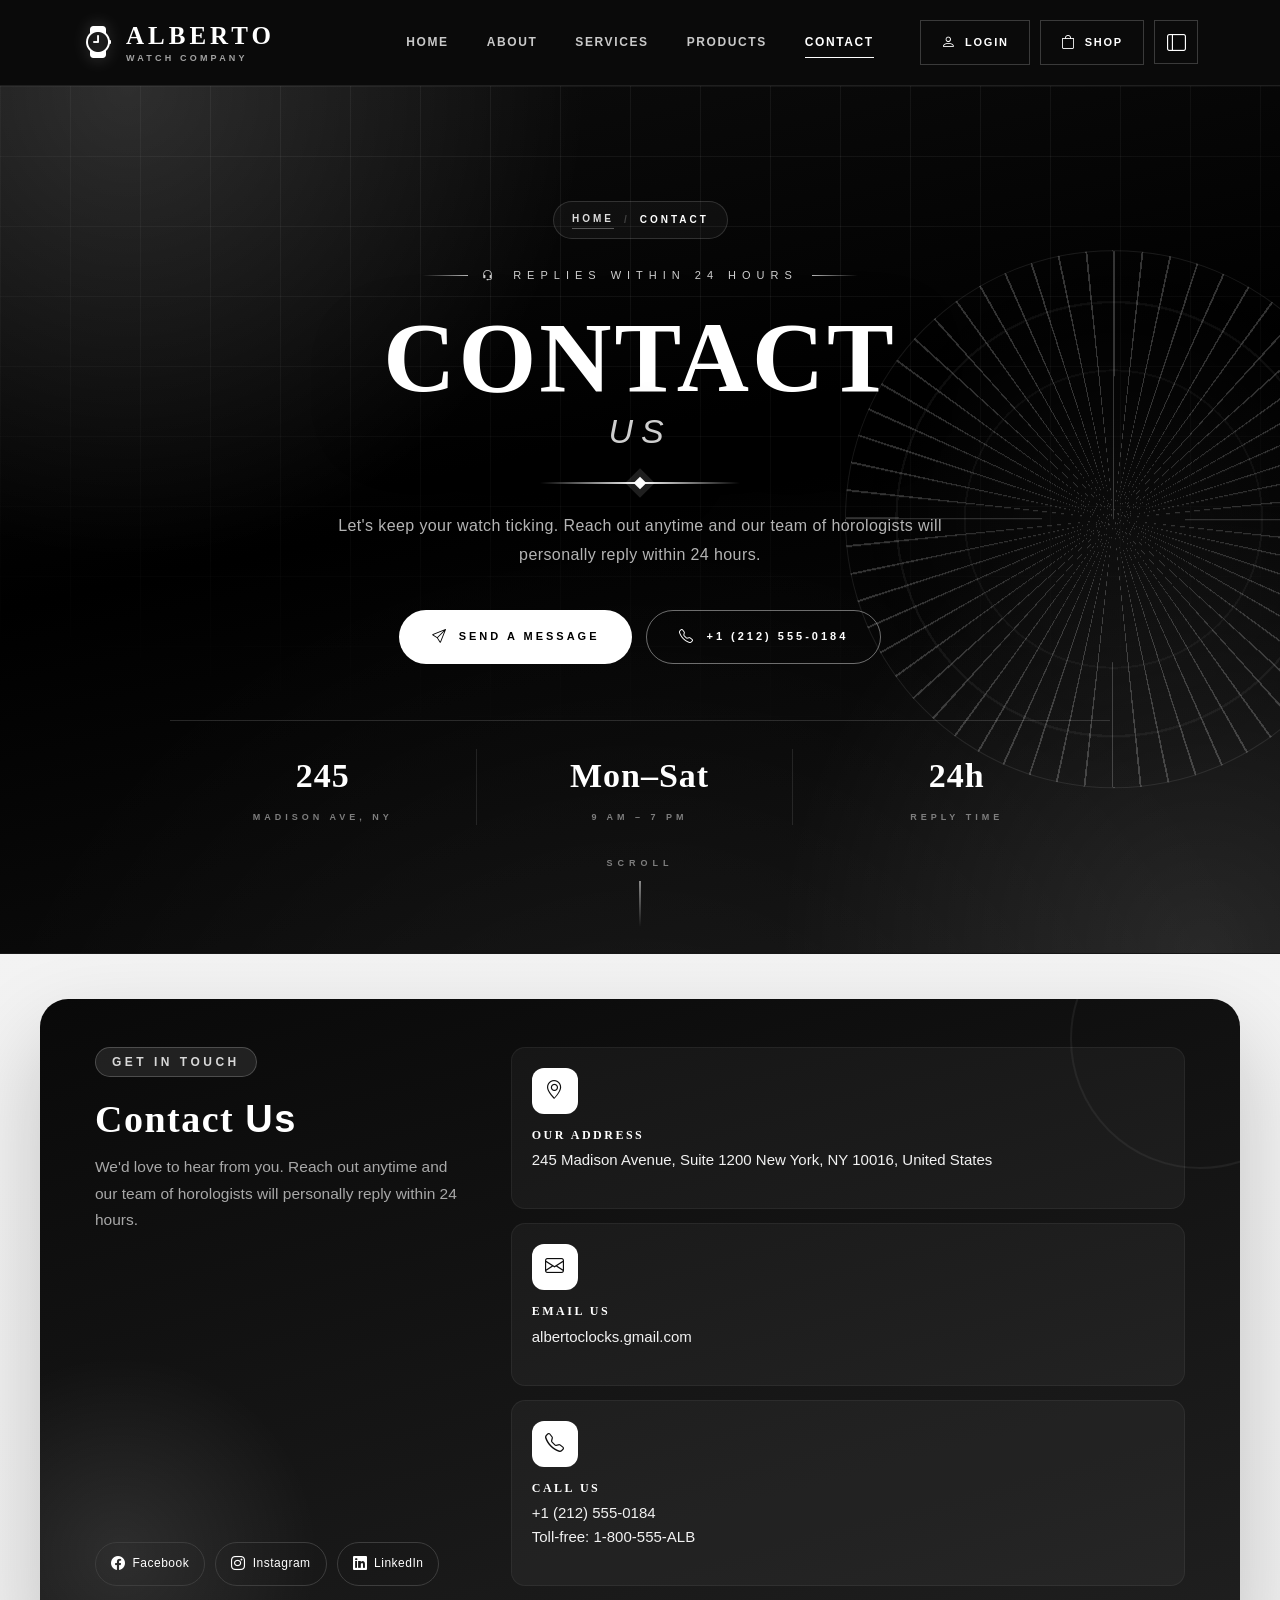
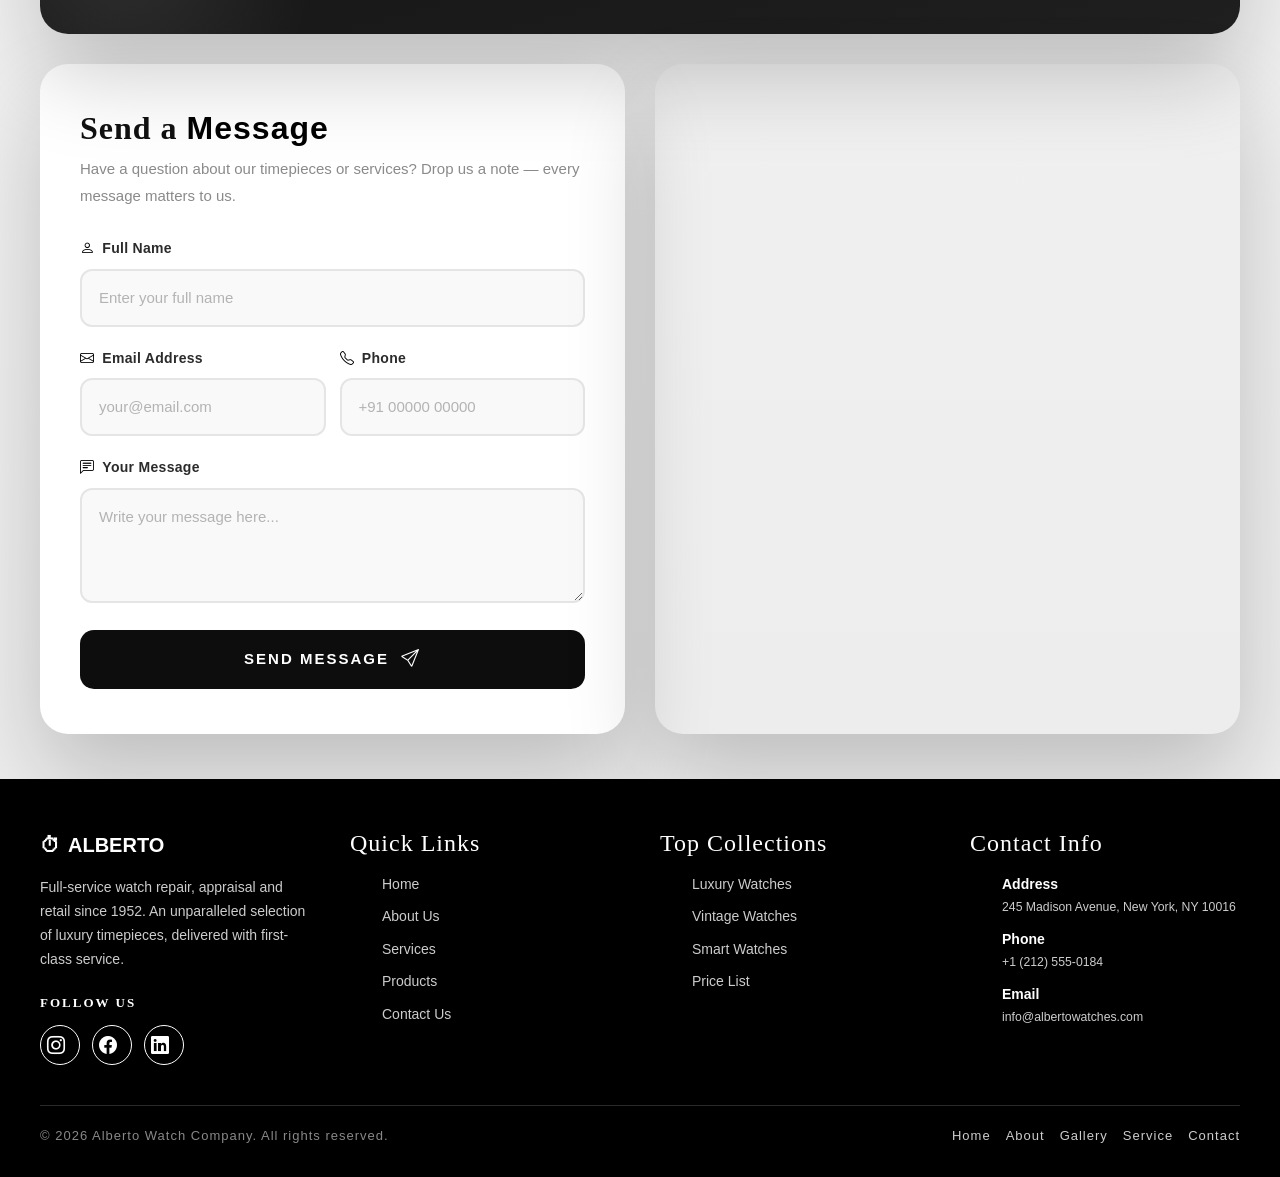
<file: pages/contact.html>
<!DOCTYPE html>
<html lang="en">
<head>
    <meta charset="UTF-8">
    <meta name="viewport" content="width=device-width, initial-scale=1.0">

    <title>Alberto Watch Company</title>
 <link rel="shortcut icon" href="../images/Untitled design.png" type="image/x-icon">
    <!-- Bootstrap CSS -->
    <link
        href="https://cdn.jsdelivr.net/npm/bootstrap@5.3.8/dist/css/bootstrap.min.css"
        rel="stylesheet"
    >

    <!-- Bootstrap Icons -->
    <link
        rel="stylesheet"
        href="https://cdn.jsdelivr.net/npm/bootstrap-icons@1.11.3/font/bootstrap-icons.min.css"
    >
   <link rel="stylesheet" href="../css/styles.css?v=9">
</head>
<body class="contact-page">
    <!-- ================= NAVBAR ================= -->

<nav class="navbar navbar-expand-lg alberto-navbar sticky-top">

    <div class="container">

        <!-- LOGO -->
        <a href="../index.html" class="brand-logo">

            <i class="bi bi-watch"></i>

            <span class="brand-text">
                <span class="brand-name">ALBERTO</span>
                <span class="brand-tagline">WATCH COMPANY</span>
            </span>

        </a>


        <!-- MOBILE TOGGLER -->
        <button
            class="navbar-toggler menu-btn"
            type="button"
            data-bs-toggle="collapse"
            data-bs-target="#albertoNavbar"
            aria-controls="albertoNavbar"
            aria-expanded="false"
            aria-label="Toggle navigation">

            <i class="bi bi-list"></i>

        </button>


        <!-- NAVIGATION -->
        <div class="collapse navbar-collapse" id="albertoNavbar">

            <ul class="navbar-nav mx-auto mb-2 mb-lg-0">

                <li class="nav-item">
                    <a class="nav-link" href="../index.html">
                        Home
                    </a>
                </li>

                <li class="nav-item">
                    <a class="nav-link" href="./about.html">
                        About
                    </a>
                </li>

                <li class="nav-item">
                    <a class="nav-link" href="./services.html">
                        Services
                    </a>
                </li>

                <li class="nav-item">
                    <a class="nav-link" href="./product.html">
                        Products
                    </a>
                </li>

                <li class="nav-item">
                    <a class="nav-link active" href="./contact.html" aria-current="page">
                        Contact
                    </a>
                </li>

            </ul>


            <!-- RIGHT SIDE -->
            <div class="nav-actions">

                <button class="nav-btn" type="button">
                    <i class="bi bi-person"></i>
                    Login
                </button>

                <button class="nav-btn" type="button">
                    <i class="bi bi-bag"></i>
                    Shop
                </button>

                <!-- SIDEBAR / MENU BUTTON -->
                <button
                    class="menu-btn sidebar-btn"
                    type="button"
                    aria-label="Open side menu"
                    aria-controls="albertoSidebar"
                    data-bs-toggle="offcanvas"
                    data-bs-target="#albertoSidebar">

                    <i class="bi bi-layout-sidebar"></i>
                    <span class="btn-label">Menu</span>

                </button>

            </div>

        </div>

    </div>

</nav>


<!-- ================= SIDEBAR ================= -->

<div
    class="offcanvas offcanvas-end text-bg-dark"
    tabindex="-1"
    id="albertoSidebar">

    <div class="offcanvas-header">

        <h5 class="offcanvas-title">
            ALBERTO
        </h5>

        <button
            type="button"
            class="btn-close btn-close-white"
            data-bs-dismiss="offcanvas">
        </button>

    </div>

    <div class="offcanvas-body">

        <p class="text-secondary">
            Luxury timepieces crafted with elegance,
            precision and timeless design.
        </p>

        <hr>

        <ul class="list-unstyled">

            <li class="mb-3">
                <a href="../index.html" class="text-white text-decoration-none">
                    <i class="bi bi-house me-2"></i>
                    Home
                </a>
            </li>

            <li class="mb-3">
                <a href="./about.html" class="text-white text-decoration-none">
                    <i class="bi bi-building me-2"></i>
                    About
                </a>
            </li>

            <li class="mb-3">
                <a href="./services.html" class="text-white text-decoration-none">
                    <i class="bi bi-gear me-2"></i>
                    Services
                </a>
            </li>

            <li class="mb-3">
                <a href="./product.html" class="text-white text-decoration-none">
                    <i class="bi bi-watch me-2"></i>
                    product
                </a>
            </li>

            <li class="mb-3">
                <a href="./contact.html" class="text-white text-decoration-none">
                    <i class="bi bi-envelope me-2"></i>
                    Contact
                </a>
            </li>

        </ul>

    </div>

</div>


<!-- jQuery (required by custom scripts) -->
<script src="https://cdn.jsdelivr.net/npm/jquery@3.7.1/dist/jquery.min.js"></script>

<!-- Bootstrap JS -->
<script
    src="https://cdn.jsdelivr.net/npm/bootstrap@5.3.8/dist/js/bootstrap.bundle.min.js">
</script>

<!-- Custom JS -->
<script src="../js/javascript.js"></script>


<!-- ===== HERO ===== -->
    <section class="page-hero">
        <span class="page-hero__dial" aria-hidden="true"></span>

        <div class="container">
            <div class="page-hero__inner">

                <nav class="page-hero__crumb ph-in ph-in--1" aria-label="Breadcrumb">
                    <a href="../index.html">Home</a>
                    <span class="sep" aria-hidden="true">/</span>
                    <span aria-current="page">Contact</span>
                </nav>

                <span class="page-hero__eyebrow ph-in ph-in--2">
                    <i class="bi bi-headset"></i>
                    Replies Within 24 Hours
                </span>

                <h1 class="ph-in ph-in--3">Contact<span class="accent">Us</span></h1>

                <div class="page-hero__rule ph-in ph-in--4" aria-hidden="true"></div>

                <p class="page-hero__lead ph-in ph-in--4">Let's keep your watch ticking. Reach out anytime and
                    our team of horologists will personally reply within 24 hours.</p>

                <div class="page-hero__actions ph-in ph-in--5">
                    <a href="#message-heading" class="ph-btn ph-btn--solid">
                        <i class="bi bi-send"></i>
                        Send A Message
                    </a>
                    <a href="tel:+12125550184" class="ph-btn ph-btn--ghost">
                        <i class="bi bi-telephone"></i>
                        +1 (212) 555-0184
                    </a>
                </div>

                <ul class="page-hero__stats ph-in ph-in--6">
                    <li>
                        <b>245</b>
                        <span>Madison Ave, NY</span>
                    </li>
                    <li>
                        <b>Mon&ndash;Sat</b>
                        <span>9 AM &ndash; 7 PM</span>
                    </li>
                    <li>
                        <b>24h</b>
                        <span>Reply Time</span>
                    </li>
                </ul>

            </div>
        </div>

        <span class="page-hero__cue" aria-hidden="true">
            Scroll
            <i></i>
        </span>
    </section>


    <main class="page-content">
        <section class="contact-section" aria-labelledby="contact-heading">
            <div class="contact-intro">
                <span class="badge">Get in Touch</span>
                <h2 class="main-heading" id="contact-heading">Contact <span>Us</span></h2>
                <p class="sub">We'd love to hear from you. Reach out anytime and our team of horologists will personally reply within 24 hours.</p>

                <div class="social">
                    <a href="https://www.facebook.com/albertowatches"
                       target="_blank"
                       rel="noopener noreferrer"
                       aria-label="Alberto Watch Company on Facebook">
                        <i class="bi bi-facebook" aria-hidden="true"></i>
                        Facebook
                    </a>
                    <a href="https://www.instagram.com/albertowatches"
                       target="_blank"
                       rel="noopener noreferrer"
                       aria-label="Alberto Watch Company on Instagram">
                        <i class="bi bi-instagram" aria-hidden="true"></i>
                        Instagram
                    </a>
                    <a href="https://www.linkedin.com/company/albertowatches"
                       target="_blank"
                       rel="noopener noreferrer"
                       aria-label="Alberto Watch Company on LinkedIn">
                        <i class="bi bi-linkedin" aria-hidden="true"></i>
                        LinkedIn
                    </a>
                </div>
            </div>

            <div class="contact-details">
                <div class="info-item">
                    <div class="icon">
                        <i class="bi bi-geo-alt"></i>
                    </div>
                    <div>
                        <h3>Our Address</h3>
                        <p>245 Madison Avenue, Suite 1200
New York, NY 10016, United States</p>
                    </div>
                </div>

                <div class="info-item">
                    <div class="icon">
                        <i class="bi bi-envelope"></i>
                    </div>
                    <div>
                        <h3>Email Us</h3>
                        <p>albertoclocks.gmail.com</p>
                    </div>
                </div>

                <div class="info-item">
                    <div class="icon">
                        <i class="bi bi-telephone"></i>
                    </div>
                    <div>
                        <h3>Call Us</h3>
                        <p>+1 (212) 555-0184 <br>Toll-free: 1-800-555-ALB</p>
                    </div>
                </div>
            </div>
        </section>

        <div class="form-map">
            <section class="form-card" aria-labelledby="message-heading">
                <h2 class="main-heading" id="message-heading">Send a <span>Message</span></h2>
                <p class="sub">Have a question about our timepieces or services? Drop us a note — every message matters to us.</p>

                <form action="#" method="post">
                    <div class="form-group">
                        <label for="name">
                            <i class="bi bi-person"></i>
                            Full Name
                        </label>
                         <input type="text" id="name" name="name" placeholder="Enter your full name" pattern="[A-Za-z ]+" required>
                    </div>

                    <div class="form-row">
                        <div class="form-group">
                            <label for="email">
                                <i class="bi bi-envelope"></i>
                                Email Address
                            </label>
                            <input type="email" id="email" name="email" placeholder="your@email.com" required>
                        </div>

                        <div class="form-group">
                            <label for="phone">
                                <i class="bi bi-telephone"></i>
                                Phone
                            </label>
                             <input type="tel" id="phone" name="phone" placeholder="+91 00000 00000" inputmode="numeric" pattern="[0-9]{11}" maxlength="11" required>
                        </div>
                    </div>

                    <div class="form-group">
                        <label for="message">
                            <i class="bi bi-chat-left-text"></i>
                            Your Message
                        </label>
                        <textarea id="message" name="message" placeholder="Write your message here..." required></textarea>
                    </div>

                    <button type="submit" class="btn">
                        Send Message
                        <i class="bi bi-send"></i>
                    </button>
                </form>
            </section>

            <div class="map">
                <iframe src="https://www.google.com/maps/embed?pb=!1m18!1m12!1m3!1d182417.05434383918!2d-74.4042143757423!3d40.695064092090426!2m3!1f0!2f0!3f0!3m2!1i1024!2i768!4f13.1!3m3!1m2!1s0x89c24fa5d33f083b%3A0xc80b8f06e177fe62!2sNew%20York%2C%20NY%2C%20USA!5e0!3m2!1sen!2s!4v1790328314352!5m2!1sen!2s" title="Alberto Watch Company location map" allowfullscreen loading="lazy" referrerpolicy="strict-origin-when-cross-origin"></iframe>
            </div>
        </div>
    </main>
<!-- ============ FOOTER ============ -->
    <footer class="footer">

        <!-- Top row: brand + link groups -->
        <div class="footer-top">

            <!-- Brand -->
            <div>
                <div class="logo">
                    <span>&#9201;</span>
                    <span>ALBERTO</span>
                </div>
                <p class="brand-text">
                    Full-service watch repair, appraisal and retail since 1952.
                    An unparalleled selection of luxury timepieces, delivered
                    with first-class service.
                </p>

                <!-- Social -->
                <h4 class="footer-social-title">Follow Us</h4>
                <ul class="footer-social">
                    <li>
                        <a href="https://www.instagram.com/albertowatches"
                           target="_blank"
                           rel="noopener noreferrer"
                           aria-label="Alberto Watch Company on Instagram">
                            <i class="bi bi-instagram" aria-hidden="true"></i>
                        </a>
                    </li>
                    <li>
                        <a href="https://www.facebook.com/albertowatches"
                           target="_blank"
                           rel="noopener noreferrer"
                           aria-label="Alberto Watch Company on Facebook">
                            <i class="bi bi-facebook" aria-hidden="true"></i>
                        </a>
                    </li>
                    <li>
                        <a href="https://www.linkedin.com/company/albertowatches"
                           target="_blank"
                           rel="noopener noreferrer"
                           aria-label="Alberto Watch Company on LinkedIn">
                            <i class="bi bi-linkedin" aria-hidden="true"></i>
                        </a>
                    </li>
                </ul>
            </div>

            <!-- Quick Links -->
            <div>
                <h4>Quick Links</h4>
                <ul>
                    <li><a href="../index.html#home">Home</a></li>
                    <li><a href="about.html">About Us</a></li>
                    <li><a href="services.html">Services</a></li>
                    <li><a href="product.html">Products</a></li>
                    <li><a href="contact.html">Contact Us</a></li>
                </ul>
            </div>

            <!-- Collections -->
            <div>
                <h4>Top Collections</h4>
                <ul>
                    <li><a href="product.html#collection">Luxury Watches</a></li>
                    <li><a href="product.html#collection">Vintage Watches</a></li>
                    <li><a href="product.html#collection">Smart Watches</a></li>
                    <li><a href="../index.html#prices">Price List</a></li>
                </ul>
            </div>

            <!-- Contact -->
            <div>
                <h4>Contact Info</h4>
                <ul class="footer-contact">
                    <li>
                        <strong>Address</strong>
                        <small>245 Madison Avenue, New York, NY 10016</small>
                    </li>
                    <li>
                        <strong>Phone</strong>
                        <small><a href="tel:+12125550184">+1 (212) 555-0184</a></small>
                    </li>
                    <li>
                        <strong>Email</strong>
                        <small><a href="mailto:info@albertowatches.com">info@albertowatches.com</a></small>
                    </li>
                </ul>
            </div>

        </div>

        <!-- Bottom row: copyright + small links -->
        <div class="footer-bottom">
            <span>&copy; 2026 Alberto Watch Company. All rights reserved.</span>
            <div class="fb-links">
                <a href="../index.html#home">Home</a>
                <a href="about.html">About</a>
                <a href="../index.html#gallery">Gallery</a>
                <a href="services.html">Service</a>
                <a href="contact.html">Contact</a>
            </div>
        </div>

    </footer>

</body>
</html>
</file>
<file: css/styles.css>
/* =========================================================
   NAVBAR  (scoped under .alberto-navbar so the per-page
   navbar blocks further down this file cannot override it)
   ========================================================= */

:root {
    --alberto-nav-h: 85px;
}

.alberto-navbar {
    position: relative;
    z-index: 1030;
    min-height: var(--alberto-nav-h);
    padding: 0;
    background: #0a0a0a;
    border-bottom: 1px solid #1f1f1f;
}

.alberto-navbar > .container {
    display: flex;
    align-items: center;
    min-height: var(--alberto-nav-h);
    padding-top: 10px;
    padding-bottom: 10px;
}

/* ---------- LOGO ---------- */

.alberto-navbar .brand-logo {
    display: inline-flex;
    align-items: center;
    gap: 12px;
    flex: 0 0 auto;
    padding: 6px 0;
    color: #fff !important;
    text-decoration: none;
}

.alberto-navbar .brand-logo > i {
    font-size: 32px;
    line-height: 1;
    color: #fff;
    filter: grayscale(100%) drop-shadow(0 0 8px rgba(255, 255, 255, 0.28));
    transition: transform 0.35s ease, color 0.35s ease;
}

.alberto-navbar .brand-logo:hover > i,
.alberto-navbar .brand-logo:focus-visible > i {
    transform: rotate(-12deg);
    color: #fff;
}

.alberto-navbar .brand-text {
    display: flex;
    flex-direction: column;
    line-height: 1;
}

.alberto-navbar .brand-name {
    display: block;
    font-family: "Playfair Display", Georgia, serif;
    font-size: 25px;
    font-weight: 700;
    line-height: 1;
    letter-spacing: 4px;
    color: #fff;
}

.alberto-navbar .brand-tagline {
    display: block;
    margin-top: 6px;
    font-size: 9px;
    font-weight: 600;
    letter-spacing: 3.2px;
    text-transform: uppercase;
    color: rgba(255, 255, 255, 0.62);
}

/* ---------- NAV LINKS ---------- */

.alberto-navbar .navbar-nav {
    gap: 2px;
    margin: 0;
    padding: 0;
}

.alberto-navbar .navbar-nav .nav-link {
    position: relative;
    display: block;
    margin: 0 4px;
    padding: 12px 14px !important;
    color: rgba(255, 255, 255, 0.78) !important;
    font-size: 12px;
    font-weight: 600;
    letter-spacing: 1.6px;
    text-transform: uppercase;
    border-radius: 0;
    transition: color 0.3s ease;
}

.alberto-navbar .navbar-nav .nav-link::after {
    content: "";
    position: absolute;
    left: 14px;
    right: 14px;
    bottom: 6px;
    width: auto;
    height: 1px;
    background: #fff;
    transform: scaleX(0);
    transform-origin: left center;
    transition: transform 0.35s ease;
}

.alberto-navbar .navbar-nav .nav-link:hover,
.alberto-navbar .navbar-nav .nav-link:focus-visible,
.alberto-navbar .navbar-nav .nav-link.active {
    color: #fff !important;
}

.alberto-navbar .navbar-nav .nav-link:hover::after,
.alberto-navbar .navbar-nav .nav-link:focus-visible::after,
.alberto-navbar .navbar-nav .nav-link.active::after {
    transform: scaleX(1);
}

/* ---------- RIGHT SIDE ACTIONS ---------- */

.alberto-navbar .nav-actions {
    display: flex;
    align-items: center;
    gap: 10px;
    flex: 0 0 auto;
    margin-left: 22px;
}

.alberto-navbar .nav-btn {
    display: inline-flex;
    align-items: center;
    justify-content: center;
    gap: 8px;
    padding: 10px 20px;
    border: 1px solid #3a3a3a;
    border-radius: 0;
    background: transparent;
    color: #fff;
    font-family: inherit;
    font-size: 11px;
    font-weight: 600;
    letter-spacing: 1.8px;
    text-transform: uppercase;
    text-decoration: none;
    white-space: nowrap;
    cursor: pointer;
    transition: background 0.3s ease, color 0.3s ease, border-color 0.3s ease;
}

.alberto-navbar .nav-btn > i {
    font-size: 14px;
}

.alberto-navbar .nav-btn:hover,
.alberto-navbar .nav-btn:focus-visible {
    background: #fff;
    border-color: #fff;
    color: #0a0a0a;
}

/* ---------- TOGGLER + SIDEBAR BUTTONS ---------- */

/* `display` starts at none: the collapse toggler is mobile-only,
   the sidebar button opts back in below. */
.alberto-navbar .navbar-toggler,
.alberto-navbar .menu-btn {
    display: none;
    align-items: center;
    justify-content: center;
    flex: 0 0 auto;
    width: 44px;
    height: 44px;
    margin: 0;
    padding: 0;
    border: 1px solid #3a3a3a;
    border-radius: 0;
    background: transparent;
    color: #fff;
    font-size: 19px;
    line-height: 1;
    cursor: pointer;
    transition: background 0.3s ease, color 0.3s ease, border-color 0.3s ease;
}

.alberto-navbar .menu-btn {
    display: inline-flex;
}

/* the toggler carries .menu-btn too, so restate it with higher specificity */
.alberto-navbar .navbar-toggler.menu-btn {
    display: none;
}

.alberto-navbar .navbar-toggler {
    box-shadow: none !important;
}

.alberto-navbar .sidebar-btn {
    gap: 10px;
}

.alberto-navbar .sidebar-btn .btn-label {
    display: none;
    font-size: 11px;
    font-weight: 600;
    letter-spacing: 1.8px;
    text-transform: uppercase;
}

.alberto-navbar .navbar-toggler:hover,
.alberto-navbar .menu-btn:hover,
.alberto-navbar .navbar-toggler:focus-visible,
.alberto-navbar .menu-btn:focus-visible {
    background: #fff;
    border-color: #fff;
    color: #0a0a0a;
}

.alberto-navbar .navbar-toggler:focus-visible,
.alberto-navbar .menu-btn:focus-visible {
    outline: 2px solid #fff;
    outline-offset: 3px;
}

/* ---------- NAVBAR : DESKTOP GRID (truly centred links) ---------- */

@media (min-width: 992px) {

    .alberto-navbar > .container {
        display: grid;
        grid-template-columns: 1fr auto 1fr;
        align-items: center;
    }

    /* flatten the collapse so the three groups become grid items */
    .alberto-navbar .navbar-collapse {
        display: contents !important;
    }

    .alberto-navbar .brand-logo {
        grid-column: 1;
        justify-self: start;
    }

    .alberto-navbar .navbar-nav {
        grid-column: 2;
    }

    .alberto-navbar .nav-actions {
        grid-column: 3;
        justify-self: end;
        margin-left: 0;
    }
}

/* tighten up the band where logo + links + actions would not fit */
@media (min-width: 992px) and (max-width: 1199.98px) {

    .alberto-navbar .navbar-nav .nav-link {
        margin: 0 2px;
        padding: 12px 10px !important;
    }

    .alberto-navbar .navbar-nav .nav-link::after {
        left: 10px;
        right: 10px;
    }

    .alberto-navbar .nav-btn {
        padding: 10px 14px;
    }
}

/* ---------- NAVBAR : MOBILE ---------- */

@media (max-width: 991.98px) {

    :root {
        --alberto-nav-h: 69px;
    }

    .alberto-navbar,
    .alberto-navbar > .container {
        min-height: var(--alberto-nav-h);
    }

    .alberto-navbar .brand-logo > i {
        font-size: 27px;
    }

    .alberto-navbar .brand-name {
        font-size: 20px;
        letter-spacing: 3px;
    }

    .alberto-navbar .brand-tagline {
        margin-top: 5px;
        font-size: 7.5px;
        letter-spacing: 2.4px;
    }

    .alberto-navbar .navbar-toggler {
        display: inline-flex;
        margin-left: auto;
    }

    .alberto-navbar .navbar-toggler.menu-btn {
        display: inline-flex;
    }

    .alberto-navbar .navbar-collapse {
        width: 100%;
        margin: 0 -12px;
        padding: 16px 12px 22px;
        background: #0a0a0a;
        border-top: 1px solid #1f1f1f;
        align-items: stretch;
        max-height: calc(100vh - var(--alberto-nav-h));
        overflow-y: auto;
    }

    .alberto-navbar .navbar-nav {
        width: 100%;
        margin-right: 0 !important;
        margin-left: 0 !important;
        gap: 0;
    }

    .alberto-navbar .navbar-nav .nav-link {
        margin: 0;
        padding: 14px 16px !important;
        font-size: 12px;
        border-bottom: 1px solid #161616;
    }

    .alberto-navbar .navbar-nav .nav-link::after {
        top: 0;
        right: auto;
        bottom: 0;
        left: 0;
        width: 2px;
        height: auto;
        transform: scaleY(0);
        transform-origin: top center;
    }

    .alberto-navbar .navbar-nav .nav-link:hover::after,
    .alberto-navbar .navbar-nav .nav-link:focus-visible::after,
    .alberto-navbar .navbar-nav .nav-link.active::after {
        transform: scaleY(1);
    }

    .alberto-navbar .nav-actions {
        display: grid;
        grid-template-columns: 1fr 1fr;
        gap: 10px;
        margin: 18px 0 0;
        padding: 0;
    }

    .alberto-navbar .nav-btn,
    .alberto-navbar .nav-actions .menu-btn {
        width: 100%;
    }

    .alberto-navbar .nav-actions .menu-btn {
        grid-column: 1 / -1;
        height: 46px;
    }

    .alberto-navbar .sidebar-btn .btn-label {
        display: inline;
    }
}

@media (max-width: 400px) {

    .alberto-navbar .brand-tagline {
        display: none;
    }
}

@media (prefers-reduced-motion: reduce) {

    .alberto-navbar .brand-logo > i,
    .alberto-navbar .navbar-nav .nav-link::after,
    .alberto-navbar .nav-btn,
    .alberto-navbar .menu-btn,
    .alberto-navbar .navbar-toggler {
        transition: none;
    }
}

/* =========================================================
   HERO  /  CAROUSEL
   ========================================================= */

.alberto-carousel {
    position: relative;
    z-index: 1;
    background: #0a0a0a;
}

/* -1px: the navbar's bottom border sits on top of the slide */
.alberto-carousel .carousel-item {
    position: relative;
    height: clamp(500px, calc(100vh - var(--alberto-nav-h) - 1px), 860px);
}

.alberto-carousel .carousel-item img {
    display: block;
    width: 100%;
    height: 100%;
    object-fit: cover;
    object-position: center center;
    /* photos keep their original colour - only the UI is black & white */
    transform: scale(1.06);
    transition: transform 6s linear;
}

.alberto-carousel .carousel-item.active img {
    transform: scale(1);
}

/* Dark gradient overlay for caption legibility */
.alberto-carousel .carousel-item::after {
    content: "";
    position: absolute;
    inset: 0;
    z-index: 1;
    background:
        linear-gradient(90deg,
            rgba(0, 0, 0, 0.86) 0%,
            rgba(0, 0, 0, 0.6) 40%,
            rgba(0, 0, 0, 0.16) 72%,
            rgba(0, 0, 0, 0.32) 100%),
        linear-gradient(0deg, rgba(0, 0, 0, 0.5) 0%, rgba(0, 0, 0, 0) 46%),
        linear-gradient(180deg, rgba(0, 0, 0, 0.35) 0%, rgba(0, 0, 0, 0) 24%);
    pointer-events: none;
}

/* ---------- CAPTION : full-height, left aligned, vertically centred ---------- */

.alberto-carousel .carousel-caption {
    position: absolute;
    top: 0;
    right: 0;
    bottom: 0;
    left: 0;
    z-index: 2;
    display: flex;
    flex-direction: column;
    align-items: flex-start;
    justify-content: center;
    width: 100%;
    max-width: none;
    padding: 0 clamp(20px, 7vw, 96px);
    text-align: left;
    color: #fff;
}

.alberto-carousel .carousel-kicker {
    display: inline-block;
    margin: 0 0 20px;
    padding: 8px 18px;
    border: 1px solid rgba(255, 255, 255, 0.55);
    background: rgba(0, 0, 0, 0.34);
    color: #ffffff;
    font-size: 11px;
    font-weight: 700;
    letter-spacing: 4px;
    line-height: 1.2;
    text-transform: uppercase;
    text-align: left;
    backdrop-filter: blur(3px);
}

.alberto-carousel .carousel-title {
    margin: 0 0 18px;
    max-width: 640px;
    color: #fff;
    font-family: "Playfair Display", Georgia, serif;
    font-size: clamp(2.1rem, 5.2vw, 4rem);
    font-weight: 700;
    line-height: 1.05;
    letter-spacing: 1px;
    text-align: left;
    text-shadow: 0 6px 34px rgba(0, 0, 0, 0.55);
}

/* second line of the title: italic, lighter, wider tracking */
.alberto-carousel .carousel-title .accent {
    display: block;
    margin-top: 6px;
    font-size: 0.52em;
    font-weight: 400;
    font-style: italic;
    letter-spacing: 7px;
    text-transform: uppercase;
    color: #d2d2d2;
}

/* diamond divider, mirrors .page-hero__rule */
.alberto-carousel .carousel-rule {
    position: relative;
    width: 150px;
    height: 2px;
    margin: 0 0 24px;
    background: linear-gradient(90deg, #ffffff, rgba(255, 255, 255, 0.1));
}
.alberto-carousel .carousel-rule::after {
    content: "";
    position: absolute;
    top: 50%;
    right: 0;
    width: 8px;
    height: 8px;
    transform: translateY(-50%) rotate(45deg);
    background: #fff;
    box-shadow: 0 0 0 5px rgba(255, 255, 255, 0.14);
}

/* top-left brand mark */
.alberto-carousel__mark {
    position: absolute;
    top: 30px;
    left: clamp(20px, 7vw, 96px);
    z-index: 3;
    display: inline-flex;
    align-items: center;
    gap: 10px;
    font-size: 10px;
    font-weight: 600;
    letter-spacing: 4px;
    text-transform: uppercase;
    color: rgba(255, 255, 255, 0.72);
    pointer-events: none;
}
.alberto-carousel__mark i { font-size: 14px; color: #fff; }

/* bottom-right stat bar */
.alberto-carousel__stats {
    position: absolute;
    right: clamp(20px, 7vw, 96px);
    bottom: 30px;
    z-index: 3;
    display: flex;
    margin: 0;
    padding: 0;
    list-style: none;
    pointer-events: none;
}
.alberto-carousel__stats li {
    padding: 0 clamp(14px, 2vw, 26px);
    text-align: right;
    border-left: 1px solid rgba(255, 255, 255, 0.16);
}
.alberto-carousel__stats li:first-child { border-left: 0; }
.alberto-carousel__stats b {
    display: block;
    font-family: "Playfair Display", Georgia, serif;
    font-size: clamp(18px, 2vw, 26px);
    font-weight: 700;
    letter-spacing: 1px;
    color: #fff;
}
.alberto-carousel__stats span {
    display: block;
    margin-top: 4px;
    font-size: 8px;
    font-weight: 600;
    letter-spacing: 3px;
    text-transform: uppercase;
    color: rgba(255, 255, 255, 0.55);
}

.alberto-carousel .carousel-text {
    margin: 0 0 32px;
    max-width: 520px;
    color: rgba(255, 255, 255, 0.78);
    font-size: 16px;
    font-weight: 400;
    line-height: 1.75;
    letter-spacing: 0.3px;
    text-align: left;
}

/* ---------- CTA ---------- */

.alberto-carousel .carousel-cta {
    display: inline-flex;
    align-items: center;
    justify-content: center;
    gap: 12px;
    padding: 15px 34px;
    border: 1px solid #ffffff;
    border-radius: 999px;
    background: #ffffff;
    color: #000000;
    font-size: 12px;
    font-weight: 700;
    letter-spacing: 2.5px;
    text-transform: uppercase;
    text-decoration: none;
    white-space: nowrap;
    transition: background 0.3s ease, color 0.3s ease, border-color 0.3s ease, box-shadow 0.3s ease;
}

.alberto-carousel .carousel-cta > i {
    font-size: 15px;
    transition: transform 0.3s ease;
}

.alberto-carousel .carousel-cta:hover,
.alberto-carousel .carousel-cta:focus-visible {
    background: transparent;
    border-color: #ffffff;
    color: #ffffff;
    box-shadow: 0 14px 32px rgba(0, 0, 0, 0.45);
}

.alberto-carousel .carousel-cta:hover > i {
    transform: translateX(6px);
}

/* ---------- SLIDE ENTRANCE ---------- */

@keyframes albertoHeroIn {
    from {
        opacity: 0;
        transform: translateY(30px);
    }
    to {
        opacity: 1;
        transform: translateY(0);
    }
}

.alberto-carousel .carousel-item.active .carousel-kicker {
    animation: albertoHeroIn 0.8s cubic-bezier(0.22, 0.8, 0.3, 1) both 0.15s;
}

.alberto-carousel .carousel-item.active .carousel-title {
    animation: albertoHeroIn 0.8s cubic-bezier(0.22, 0.8, 0.3, 1) both 0.3s;
}

.alberto-carousel .carousel-item.active .carousel-rule {
    animation: albertoRuleIn 0.8s cubic-bezier(0.22, 0.8, 0.3, 1) both 0.4s;
}

@keyframes albertoRuleIn {
    from {
        opacity: 0;
        transform: scaleX(0);
        transform-origin: left center;
    }
    to {
        opacity: 1;
        transform: scaleX(1);
        transform-origin: left center;
    }
}

.alberto-carousel .carousel-item.active .carousel-text {
    animation: albertoHeroIn 0.8s cubic-bezier(0.22, 0.8, 0.3, 1) both 0.45s;
}

.alberto-carousel .carousel-item.active .carousel-cta {
    animation: albertoHeroIn 0.8s cubic-bezier(0.22, 0.8, 0.3, 1) both 0.6s;
}

/* ---------- INDICATORS ---------- */

.alberto-carousel .carousel-indicators {
    z-index: 3;
    right: auto;
    bottom: 34px;
    left: clamp(20px, 7vw, 96px);
    justify-content: flex-start;
    margin: 0;
    padding: 0;
}

.alberto-carousel .carousel-indicators [data-bs-target] {
    width: 42px;
    height: 3px;
    margin: 0 6px 0 0;
    padding: 0;
    border: 0;
    border-radius: 0;
    background-color: rgba(255, 255, 255, 0.3);
    opacity: 1;
    text-indent: -999em;
    cursor: pointer;
    transition: background-color 0.3s ease, width 0.3s ease;
}

.alberto-carousel .carousel-indicators [data-bs-target]:hover {
    background-color: rgba(255, 255, 255, 0.65);
}

.alberto-carousel .carousel-indicators .active {
    width: 66px;
    background-color: #ffffff;
}

/* ---------- CONTROLS ---------- */

.alberto-carousel .carousel-control-prev,
.alberto-carousel .carousel-control-next {
    top: 50%;
    right: clamp(20px, 5vw, 70px);
    bottom: auto;
    z-index: 3;
    width: 54px;
    height: 54px;
    margin: 0;
    padding: 0;
    border: 1px solid rgba(255, 255, 255, 0.35);
    border-radius: 50%;
    background: rgba(10, 10, 10, 0.35);
    opacity: 1;
    transition: background 0.3s ease, border-color 0.3s ease;
}

.alberto-carousel .carousel-control-prev {
    left: auto;
    right: calc(clamp(20px, 5vw, 70px) + 74px);
}

.alberto-carousel .carousel-control-prev:hover,
.alberto-carousel .carousel-control-next:hover,
.alberto-carousel .carousel-control-prev:focus-visible,
.alberto-carousel .carousel-control-next:focus-visible {
    background: #ffffff;
    border-color: #ffffff;
}

.alberto-carousel .carousel-control-icon {
    display: flex;
    align-items: center;
    justify-content: center;
    width: 100%;
    height: 100%;
    font-size: 22px;
    color: #fff;
    transition: color 0.3s ease;
}

.alberto-carousel .carousel-control-prev:hover .carousel-control-icon,
.alberto-carousel .carousel-control-next:hover .carousel-control-icon,
.alberto-carousel .carousel-control-prev:focus-visible .carousel-control-icon,
.alberto-carousel .carousel-control-next:focus-visible .carousel-control-icon {
    color: #0a0a0a;
}

/* ---------- HERO : RESPONSIVE ---------- */

@media (max-width: 991.98px) {

    .alberto-carousel .carousel-item {
        height: clamp(440px, calc(100vh - var(--alberto-nav-h) - 1px), 820px);
    }

    .alberto-carousel .carousel-caption {
        padding: 90px 24px 100px;
    }

    .alberto-carousel .carousel-kicker {
        margin-bottom: 16px;
        padding: 7px 14px;
        font-size: 10px;
        letter-spacing: 3px;
    }

    .alberto-carousel .carousel-title {
        margin-bottom: 14px;
    }

    .alberto-carousel .carousel-text {
        margin-bottom: 24px;
        font-size: 14px;
        line-height: 1.7;
    }

    .alberto-carousel .carousel-cta {
        padding: 13px 26px;
        font-size: 11px;
        letter-spacing: 2px;
    }

    .alberto-carousel .carousel-indicators {
        bottom: 26px;
        left: 24px;
    }

    .alberto-carousel .carousel-indicators [data-bs-target] {
        width: 30px;
        height: 3px;
        margin-right: 5px;
    }

    .alberto-carousel .carousel-indicators .active {
        width: 46px;
    }

    .alberto-carousel__stats {
        display: none;
    }

    .alberto-carousel__mark {
        top: 22px;
        font-size: 9px;
        letter-spacing: 3px;
    }

    .alberto-carousel .carousel-rule {
        width: 110px;
        margin-bottom: 20px;
    }

    .alberto-carousel .carousel-control-prev,
    .alberto-carousel .carousel-control-next {
        display: none;
    }
}

@media (max-width: 575.98px) {

    .alberto-carousel .carousel-item {
        height: clamp(400px, calc(100vh - var(--alberto-nav-h) - 1px), 780px);
    }

    .alberto-carousel .carousel-caption {
        padding: 80px 18px 92px;
    }

    .alberto-carousel .carousel-text {
        font-size: 13px;
    }
}

@media (prefers-reduced-motion: reduce) {

    .alberto-carousel .carousel-item img {
        transform: none;
        transition: none;
    }

    .alberto-carousel .carousel-item.active .carousel-kicker,
    .alberto-carousel .carousel-item.active .carousel-title,
    .alberto-carousel .carousel-item.active .carousel-rule,
    .alberto-carousel .carousel-item.active .carousel-text,
    .alberto-carousel .carousel-item.active .carousel-cta {
        animation: none;
    }
}

* {
  box-sizing: border-box;
}

body {
  margin: 0;
  font-family: Arial;
}

.header {
  text-align: center;
  padding: 32px;
}

/* GALLERY
.gallery {
    padding: 40px 24px 48px;
}

.gallery-grid {
    display: grid;
    grid-template-columns: repeat(4, 1fr);
    gap: 16px;
    max-width: 1400px;
    margin: 0 auto;
}

.gallery-item {
    position: relative;
    margin: 0;
    overflow: hidden;
    border-radius: 10px;
    box-shadow: 0 6px 18px rgba(0, 0, 0, 0.15);
    aspect-ratio: 4 / 5;
    transition: transform 0.4s ease, box-shadow 0.4s ease;
}

.gallery-item img {
    width: 100%;
    height: 100%;
    object-fit: cover;
    display: block;
    transition: transform 0.6s ease;
}

.gallery-overlay {
    position: absolute;
    inset: 0;
    display: flex;
    align-items: center;
    justify-content: center;
    background: rgba(0, 0, 0, 0.45);
    opacity: 0;
    transition: opacity 0.4s ease;
}

.gallery-overlay i {
    display: flex;
    align-items: center;
    justify-content: center;
    width: 52px;
    height: 52px;
    border: 1px solid rgba(255, 255, 255, 0.85);
    border-radius: 50%;
    color: #fff;
    font-size: 20px;
    transform: scale(0.7);
    transition: transform 0.4s ease, background 0.3s ease, color 0.3s ease;
}

.gallery-item::after {
    content: "";
    position: absolute;
    inset: 10px;
    border: 1px solid rgba(255, 255, 255, 0.9);
    border-radius: 4px;
    opacity: 0;
    transform: scale(1.04);
    transition: opacity 0.4s ease, transform 0.4s ease;
    pointer-events: none;
}

.gallery-item:hover {
    transform: translateY(-6px);
    box-shadow: 0 16px 34px rgba(0, 0, 0, 0.3);
}

.gallery-item:hover img {
    transform: scale(1.08);
}

.gallery-item:hover .gallery-overlay {
    opacity: 1;
}

.gallery-item:hover .gallery-overlay i {
    transform: scale(1);
}

.gallery-overlay i:hover {
    background: #fff;
    color: #000;
    border-color: #fff;
}

.gallery-item:hover::after {
    opacity: 1;
    transform: scale(1);
}

/* RESPONSIVE */
/* @media screen and (max-width: 992px) {
    .gallery-grid {
        grid-template-columns: repeat(3, 1fr);
        gap: 12px;
    }
}

@media screen and (max-width: 768px) {
    .gallery {
        padding: 28px 16px 36px;
    }

    .gallery-grid {
        grid-template-columns: repeat(2, 1fr);
        gap: 10px;
    }

    .gallery-overlay i {
        width: 44px;
        height: 44px;
        font-size: 18px;
    }
}

@media screen and (max-width: 480px) {
    .gallery-grid {
        grid-template-columns: repeat(2, 1fr);
        gap: 8px;
    }

    .gallery-item {
        border-radius: 8px;
    }
} */ */

/* ================= BRAND WATCH CARDS ================= */
.brand-watches {
    background: linear-gradient(180deg, #f7f7f7 0%, #ffffff 40%, #ffffff 100%);
    padding: 80px 24px 90px;
    border-top: 1px solid #eee;
}

/* Heading */
.brand-watches-head {
    text-align: center;
    max-width: 720px;
    margin: 0 auto 54px;
}

.brand-watches-kicker {
    display: block;
    font-size: 12px;
    letter-spacing: 5px;
    text-transform: uppercase;
    color: #111;
    margin-bottom: 14px;
    font-weight: 600;
}

.brand-watches-title {
    font-family: Georgia, serif;
    font-size: clamp(1.9rem, 3.6vw, 2.8rem);
    letter-spacing: 2px;
    color: #111;
    margin: 0 0 18px;
    font-weight: bold;
}

.brand-watches-line {
    display: block;
    width: 76px;
    height: 2px;
    margin: 0 auto 20px;
    background: linear-gradient(90deg, transparent, #111, transparent);
}

.brand-watches-sub {
    font-size: 15px;
    line-height: 1.8;
    color: #666;
    margin: 0;
    letter-spacing: 0.3px;
}

/* Grid */
.brand-watches-grid {
    display: grid;
    grid-template-columns: repeat(4, 1fr);
    gap: 26px;
    max-width: 1400px;
    margin: 0 auto;
}

/* Card */
.watch-card {
    background: #fff;
    border: 1px solid #e8e8e8;
    border-radius: 14px;
    overflow: hidden;
    display: flex;
    flex-direction: column;
    position: relative;
    transition: transform 0.45s ease, box-shadow 0.45s ease, border-color 0.45s ease;
    box-shadow: 0 4px 16px rgba(0, 0, 0, 0.06);
}

.watch-card::before {
    content: "";
    position: absolute;
    top: 0;
    left: 0;
    right: 0;
    height: 3px;
    background: linear-gradient(90deg, #111, #fff, #111);
    transform: scaleX(0);
    transform-origin: center;
    transition: transform 0.45s ease;
    z-index: 3;
}

.watch-card:hover {
    transform: translateY(-10px);
    box-shadow: 0 24px 48px rgba(0, 0, 0, 0.16);
    border-color: #ddd;
}

.watch-card:hover::before {
    transform: scaleX(1);
}

/* Media */
.watch-card-media {
    position: relative;
    aspect-ratio: 4 / 4;
    overflow: hidden;
    background: #111;
}

.watch-card-media img {
    width: 100%;
    height: 100%;
    object-fit: cover;
    display: block;
    transition: transform 0.7s ease;
}

.watch-card:hover .watch-card-media img {
    transform: scale(1.09);
}

.watch-card-media::after {
    content: "";
    position: absolute;
    inset: 0;
    background: linear-gradient(to top, rgba(0, 0, 0, 0.55) 0%, transparent 45%);
    opacity: 0;
    transition: opacity 0.45s ease;
    pointer-events: none;
}

.watch-card:hover .watch-card-media::after {
    opacity: 1;
}

/* Badges */
.watch-card-badge {
    position: absolute;
    top: 14px;
    left: 14px;
    z-index: 2;
    background: #111;
    color: #fff;
    font-size: 10px;
    font-weight: 700;
    letter-spacing: 2px;
    text-transform: uppercase;
    padding: 7px 13px;
    border: 1px solid rgba(255, 255, 255, 0.55);
    border-radius: 3px;
}

.watch-card-badge--new {
    background: #fff;
    color: #111;
    border-color: #111;
}

.watch-card-badge--lux {
    background: linear-gradient(135deg, #fff, #ddd);
    color: #111;
    border-color: #111;
}

/* Side actions */
.watch-card-actions {
    position: absolute;
    top: 14px;
    right: 14px;
    z-index: 2;
    display: flex;
    flex-direction: column;
    gap: 9px;
    opacity: 0;
    transform: translateX(12px);
    transition: opacity 0.4s ease, transform 0.4s ease;
}

.watch-card:hover .watch-card-actions {
    opacity: 1;
    transform: translateX(0);
}

.watch-card-action {
    width: 40px;
    height: 40px;
    border: 1px solid rgba(255, 255, 255, 0.85);
    background: rgba(255, 255, 255, 0.92);
    color: #111;
    font-size: 16px;
    border-radius: 50%;
    display: flex;
    align-items: center;
    justify-content: center;
    cursor: pointer;
    transition: background 0.3s, color 0.3s, border-color 0.3s;
}

.watch-card-action:hover {
    background: #111;
    color: #fff;
    border-color: #111;
}

/* Quick add bar */
.watch-card-quick {
    position: absolute;
    left: 0;
    right: 0;
    bottom: 0;
    z-index: 2;
    background: rgba(17, 17, 17, 0.94);
    color: #fff;
    font-size: 12px;
    letter-spacing: 2.5px;
    text-transform: uppercase;
    text-align: center;
    padding: 14px 10px;
    transform: translateY(100%);
    transition: transform 0.4s ease;
    cursor: pointer;
}

.watch-card-quick i {
    color: #fff;
    margin-right: 8px;
}

.watch-card:hover .watch-card-quick {
    transform: translateY(0);
}

/* Body */
.watch-card-body {
    padding: 22px 22px 24px;
    display: flex;
    flex-direction: column;
    flex: 1;
    background: #fff;
}

.watch-card-meta {
    display: flex;
    align-items: center;
    justify-content: space-between;
    margin-bottom: 10px;
}

.watch-card-brand {
    font-size: 10px;
    font-weight: 700;
    letter-spacing: 3px;
    text-transform: uppercase;
    color: #111;
}

.watch-card-rating {
    font-size: 12px;
    color: #444;
    font-weight: 600;
    letter-spacing: 0.5px;
}

.watch-card-rating i {
    color: #111;
    font-size: 11px;
    margin-right: 3px;
}

.watch-card-name {
    font-family: Georgia, serif;
    font-size: 19px;
    letter-spacing: 0.6px;
    color: #111;
    margin: 0 0 10px;
    font-weight: bold;
}

.watch-card-desc {
    font-size: 13.5px;
    line-height: 1.7;
    color: #777;
    margin: 0 0 16px;
    flex: 1;
}

/* Specs */
.watch-card-specs {
    list-style: none;
    padding: 14px 0;
    margin: 0 0 16px;
    display: flex;
    gap: 8px;
    border-top: 1px solid #eee;
    border-bottom: 1px solid #eee;
}

.watch-card-specs li {
    flex: 1;
    text-align: center;
    font-size: 10.5px;
    letter-spacing: 0.5px;
    text-transform: uppercase;
    color: #888;
    font-weight: 600;
}

.watch-card-specs li i {
    display: block;
    font-size: 16px;
    color: #111;
    margin-bottom: 6px;
}

/* Footer */
.watch-card-foot {
    display: flex;
    align-items: center;
    justify-content: space-between;
    gap: 12px;
    margin-top: auto;
}

.watch-card-price {
    display: flex;
    align-items: baseline;
    gap: 8px;
}

.price-now {
    font-size: 20px;
    font-weight: 800;
    color: #111;
    letter-spacing: 0.5px;
    font-family: Georgia, serif;
}

.price-old {
    font-size: 13px;
    color: #aaa;
    text-decoration: line-through;
}

.watch-card-btn {
    display: inline-flex;
    align-items: center;
    gap: 7px;
    border: 1px solid #111;
    background: #111;
    color: #fff;
    padding: 10px 20px;
    font-size: 11.5px;
    letter-spacing: 2px;
    text-transform: uppercase;
    text-decoration: none;
    border-radius: 3px;
    transition: background 0.3s, color 0.3s, border-color 0.3s;
    white-space: nowrap;
}

.watch-card-btn i {
    transition: transform 0.3s;
}

.watch-card-btn:hover {
    background: #fff;
    border-color: #fff;
    color: #111;
}

.watch-card-btn:hover i {
    transform: translateX(4px);
}

/* Bottom CTA */
.brand-watches-more {
    text-align: center;
    margin: 0;
    padding: 60px 24px 70px;
    background: #fff;
    border-top: 1px solid #eee;
}

.brand-watches-more-btn {
    display: inline-flex;
    align-items: center;
    gap: 12px;
    border: 1px solid #111;
    background: transparent;
    color: #111;
    padding: 16px 42px;
    font-size: 13px;
    letter-spacing: 3px;
    text-transform: uppercase;
    text-decoration: none;
    font-weight: 600;
    transition: background 0.35s, color 0.35s, box-shadow 0.35s;
}

.brand-watches-more-btn i {
    transition: transform 0.35s;
    color: #111;
}

.brand-watches-more-btn:hover {
    background: #111;
    color: #fff;
    box-shadow: 0 14px 32px rgba(0, 0, 0, 0.22);
}

.brand-watches-more-btn:hover i {
    transform: translateX(6px);
    color: #fff;
}



/* RESPONSIVE */
@media screen and (max-width: 1200px) {
    .brand-watches-grid {
        grid-template-columns: repeat(3, 1fr);
        gap: 22px;
    }
}

@media screen and (max-width: 992px) {
    .brand-watches {
        padding: 60px 20px 70px;
    }

    .brand-watches-grid {
        grid-template-columns: repeat(2, 1fr);
        gap: 20px;
    }
}

@media screen and (max-width: 768px) {
    .brand-watches-head {
        margin-bottom: 38px;
    }

    .brand-watches-sub {
        font-size: 14px;
    }

    .watch-card-body {
        padding: 18px;
    }

    .watch-card-name {
        font-size: 17px;
    }

    .watch-card-actions {
        opacity: 1;
        transform: translateX(0);
    }

    .watch-card-quick {
        transform: translateY(0);
        position: static;
        background: #111;
    }

    .watch-card-media::after {
        opacity: 1;
        background: linear-gradient(to top, rgba(0, 0, 0, 0.35) 0%, transparent 40%);
    }
}

@media screen and (max-width: 520px) {
    .brand-watches {
        padding: 48px 14px 56px;
    }

    .brand-watches-grid {
        grid-template-columns: 1fr;
        gap: 22px;
        max-width: 420px;
    }

    .brand-watches-more-btn {
        padding: 14px 28px;
        font-size: 12px;
        letter-spacing: 2px;
    }

    .watch-card-specs li {
        font-size: 10px;
    }
}

/* ================= Products ================= */

.products {
    display: grid;
    grid-template-columns: repeat(3, 1fr);
    gap: 20px;
}

.product {
    background: var(--white);
    border: 1px solid var(--line);
    border-radius: 8px;
    text-align: center;
    overflow: hidden;
    display: flex;
    flex-direction: column;
    box-shadow: 0 2px 8px rgba(0, 0, 0, 0.05);
    transition: transform 0.2s ease, box-shadow 0.2s ease;
}

.product:hover {
    transform: translateY(-4px);
    box-shadow: 0 8px 20px rgba(0, 0, 0, 0.14);
}

.product img {
    width: 100%;
    height: 200px;
    object-fit: cover;
    border-bottom: 1px solid var(--line);
    background: #fafafa;
}

.product h3 {
    font-size: 17px;
    margin-top: 14px;
    padding: 0 14px;
}

.product-cat {
    margin: 4px 0 12px;
    font-size: 13px;
    font-weight: 500;
    color: var(--grey);
}

.price {
    display: inline-block;
    margin: 0 auto 18px;
    padding: 7px 18px;
    background: var(--black);
    color: var(--white);
    font-size: 17px;
    font-weight: 700;
    letter-spacing: 0.5px;
    border-radius: 4px;
}

.row {
  display: -ms-flexbox; /* IE10 */
  display: flex;
  -ms-flex-wrap: wrap; /* IE10 */
  flex-wrap: wrap;
  padding: 0 4px;
}

/* Create four equal columns that sits next to each other */
.column {
  -ms-flex: 25%; /* IE10 */
  flex: 25%;
  max-width: 25%;
  padding: 0 4px;
}

.column img {
  margin-top: 8px;
  vertical-align: middle;
  width: 100%;
}

/* ================= GALLERY / PHOTO GRID ================= */
.brand-watches > .row {
    display: grid;
    grid-template-columns: repeat(auto-fit, minmax(180px, 1fr));
    gap: 16px;
    max-width: 1400px;
    margin: 0 auto;
    padding: 0;
}

.brand-watches > .row > .col-md-4 {
    flex: none;
    width: auto;
    max-width: none;
    min-width: 0;
    padding: 0;
    display: flex;
    flex-direction: column;
    gap: 16px;
}

.brand-watches > .row > .col-md-4 img {
    width: 100%;
    height: auto;
    aspect-ratio: 3 / 4;
    object-fit: cover;
    display: block;
    border-radius: 12px;
    box-shadow: 0 6px 18px rgba(0, 0, 0, 0.14);
    transition: transform 0.45s ease, box-shadow 0.45s ease, border-radius 0.45s ease;
}

.brand-watches > .row > .col-md-4 img:hover {
    transform: translateY(-5px) scale(1.02);
    border-radius: 20px;
    box-shadow:
        0 0 0 2px rgba(17, 17, 17, 0.55),
        0 18px 38px rgba(0, 0, 0, 0.24);
}
.brand-watches h2 {
    text-align: center;
    font-family: Georgia, serif;
    font-size: clamp(1.8rem, 3.4vw, 2.6rem);
    font-weight: bold;
    letter-spacing: 2px;
    color: #111;
    text-transform: uppercase;
    margin: 0 auto 22px;
    padding: 0 0 18px;
    position: relative;
    width: fit-content;
}

.brand-watches h2::after {
    content: "";
    position: absolute;
    left: 50%;
    bottom: 0;
    transform: translateX(-50%);
    width: 76px;
    height: 2px;
    background: linear-gradient(90deg, transparent, #111, transparent);
}

@media screen and (max-width: 992px) {

    .brand-watches > .row,
    .brand-watches > .row > .col-md-4 {
        gap: 15px;
    }
}

@media screen and (max-width: 768px) {

    .brand-watches > .row {
        grid-template-columns: repeat(auto-fit, minmax(140px, 1fr));
        gap: 10px;
    }

    .brand-watches > .row > .col-md-4 {
        gap: 10px;
    }

    .brand-watches > .row > .col-md-4 img {
        border-radius: 12px;
    }
}

/* ================= PRODUCT FILTER (Black & White) ================= */
:root {
    --white: #ffffff;
    --line: #e8e8e8;
    --grey: #666;
    --black: #111111;
}

.shop-section {
    background: #ffffff;
    padding: 80px 24px 90px;
    border-top: 1px solid #eee;
}

/* Heading */
.shop-head {
    text-align: center;
    max-width: 720px;
    margin: 0 auto 46px;
}

.shop-kicker {
    display: block;
    font-size: 12px;
    letter-spacing: 5px;
    text-transform: uppercase;
    color: #999;
    margin-bottom: 14px;
    font-weight: 600;
}

.shop-title {
    font-family: Georgia, serif;
    font-size: clamp(1.9rem, 3.6vw, 2.8rem);
    letter-spacing: 2px;
    color: #111;
    margin: 0 0 18px;
    font-weight: bold;
}

.shop-line {
    display: block;
    width: 76px;
    height: 2px;
    margin: 0 auto 20px;
    background: #111;
}

.shop-sub {
    font-size: 15px;
    line-height: 1.8;
    color: #666;
    margin: 0;
    letter-spacing: 0.3px;
}

/* Filter bar */
.filter-bar {
    display: flex;
    flex-wrap: wrap;
    justify-content: center;
    gap: 14px;
    max-width: 900px;
    margin: 0 auto 48px;
}

.filterBtn {
    border: 1px solid #111;
    background: #fff;
    color: #111;
    padding: 13px 34px;
    font-size: 13px;
    font-weight: 600;
    letter-spacing: 2px;
    text-transform: uppercase;
    cursor: pointer;
    transition: background 0.3s, color 0.3s, box-shadow 0.3s, transform 0.3s;
}

.filterBtn:hover {
    background: #111;
    color: #fff;
    box-shadow: 0 10px 24px rgba(0, 0, 0, 0.18);
    transform: translateY(-2px);
}

.filterBtn.active {
    background: #111;
    color: #fff;
    box-shadow: 0 10px 24px rgba(17, 17, 17, 0.3);
}

/* Products responsive */
@media screen and (max-width: 992px) {
    .products {
        grid-template-columns: repeat(2, 1fr);
        gap: 16px;
    }
}

@media screen and (max-width: 600px) {
    .shop-section {
        padding: 48px 16px 56px;
    }

    .filter-bar {
        gap: 10px;
    }

    .filterBtn {
        flex: 1 1 40%;
        padding: 12px 12px;
        font-size: 12px;
        letter-spacing: 1.5px;
        text-align: center;
    }

    .products {
        grid-template-columns: 1fr;
        gap: 18px;
        max-width: 420px;
        margin: 0 auto;
    }
}

/* ================= PRICE LIST (Monochrome / Black & White) ================= */
.section {
    background: #ffffff;
    padding: 90px 24px 100px;
    border-top: 1px solid #eee;
}

/* Head */
.section-head {
    text-align: center;
    max-width: 760px;
    margin: 0 auto 44px;
}

.section-head .kicker {
    display: block;
    font-size: 12px;
    letter-spacing: 5px;
    text-transform: uppercase;
    color: #999;
    margin-bottom: 14px;
    font-weight: 600;
}

.section-head h2 {
    font-family: Georgia, serif;
    font-size: clamp(1.9rem, 3.6vw, 2.8rem);
    letter-spacing: 2px;
    color: #111;
    margin: 0 0 16px;
    font-weight: bold;
}

.section-head p {
    font-size: 15px;
    line-height: 1.8;
    color: #666;
    margin: 0;
    letter-spacing: 0.3px;
}

.section-head .divider {
    width: 76px;
    height: 2px;
    margin: 22px auto 0;
    background: #111;
}

/* Filter bar */
.price-filter {
    display: flex;
    align-items: center;
    justify-content: center;
    flex-wrap: wrap;
    gap: 14px;
    margin: 0 auto 34px;
    max-width: 1100px;
}

.price-filter label {
    font-size: 13px;
    letter-spacing: 1.5px;
    text-transform: uppercase;
    color: #111;
}

.price-filter select {
    border: 1px solid #111;
    background: #fff;
    color: #111;
    font-size: 13px;
    font-weight: 600;
    letter-spacing: 1px;
    padding: 11px 42px 11px 16px;
    cursor: pointer;
    -webkit-appearance: none;
    -moz-appearance: none;
    appearance: none;
    background-image: url("data:image/svg+xml;charset=UTF-8,%3Csvg xmlns='http://www.w3.org/2000/svg' width='12' height='8' viewBox='0 0 12 8'%3E%3Cpath fill='%23111111' d='M1 0l5 6L11 0H1z'/%3E%3C/svg%3E");
    background-repeat: no-repeat;
    background-position: right 16px center;
    outline: none;
    transition: background 0.3s, color 0.3s, box-shadow 0.3s;
}

.price-filter select:hover {
    box-shadow: 0 8px 20px rgba(0, 0, 0, 0.12);
}

.price-filter select:focus {
    background-color: #111;
    color: #fff;
    background-image: url("data:image/svg+xml;charset=UTF-8,%3Csvg xmlns='http://www.w3.org/2000/svg' width='12' height='8' viewBox='0 0 12 8'%3E%3Cpath fill='%23ffffff' d='M1 0l5 6L11 0H1z'/%3E%3C/svg%3E");
}

.price-count {
    font-size: 12px;
    letter-spacing: 1px;
    color: #555;
    background: #f2f2f2;
    border: 1px solid #ddd;
    padding: 8px 16px;
}

/* Table */
.price-table-wrap {
    max-width: 1100px;
    margin: 0 auto;
    border: 1px solid #e5e5e5;
    box-shadow: 0 24px 55px rgba(0, 0, 0, 0.08);
    overflow-x: auto;
}

.price-table {
    width: 100%;
    min-width: 720px;
    border-collapse: collapse;
    background: #fff;
}

.price-table thead {
    background: #111;
}

.price-table thead th {
    color: #fff;
    font-size: 12px;
    font-weight: 600;
    letter-spacing: 2.5px;
    text-transform: uppercase;
    text-align: left;
    padding: 18px 24px;
    border-bottom: 1px solid #000;
    white-space: nowrap;
}

.price-table tbody td {
    padding: 16px 24px;
    font-size: 14px;
    color: #333;
    border-bottom: 1px solid #eee;
    vertical-align: middle;
}

.price-table tbody tr:nth-child(even) {
    background: #f7f7f7;
}

.price-table tbody tr:nth-child(even):hover {
    background: #ececec;
}

.price-table tbody tr:last-child td {
    border-bottom: 0;
}

.price-table .p-brand {
    font-weight: 700;
    color: #111;
    letter-spacing: 0.5px;
    white-space: nowrap;
}

.price-table .p-model {
    color: #111;
    font-weight: 500;
}

.price-table .p-price {
    font-weight: 700;
    color: #111;
    white-space: nowrap;
}

.lineup-tag {
    display: inline-block;
    border: 1px solid #111;
    background: #fff;
    color: #111;
    font-size: 10px;
    font-weight: 700;
    letter-spacing: 2px;
    text-transform: uppercase;
    padding: 5px 14px;
    border-radius: 30px;
    white-space: nowrap;
}

.p-view {
    display: inline-block;
    border: 1px solid #111;
    background: #111;
    color: #fff;
    font-size: 11px;
    font-weight: 600;
    letter-spacing: 2px;
    text-transform: uppercase;
    padding: 9px 20px;
    text-decoration: none;
    white-space: nowrap;
    transition: background 0.3s, color 0.3s, transform 0.3s;
}

.p-view:hover {
    background: #fff;
    color: #111;
    transform: translateY(-1px);
}

/* No results */
.price-empty td {
    text-align: center;
    padding: 40px 24px !important;
    color: #666;
    letter-spacing: 1px;
    font-size: 14px;
}

/* RESPONSIVE */
@media screen and (max-width: 600px) {
    .section {
        padding: 52px 16px 60px;
    }

    .price-filter {
        gap: 12px;
    }

    .price-filter label {
        font-size: 12px;
    }

    .price-table-wrap {
        box-shadow: none;
        border-left: 0;
        border-right: 0;
    }
}

/* ================= ADD TO CART / VIEW BUTTONS (Black & White) ================= */
.product-btn {
    display: inline-flex;
    align-items: center;
    justify-content: center;
    gap: 8px;
    margin: 0 18px 18px;
    padding: 11px 22px;
    border: 1px solid #111;
    background: #111;
    color: #fff;
    font-size: 12px;
    font-weight: 700;
    letter-spacing: 2px;
    text-transform: uppercase;
    border-radius: 4px;
    cursor: pointer;
    transition: background 0.3s, color 0.3s, transform 0.3s;
}

.product-btn:hover {
    background: #fff;
    color: #111;
    transform: translateY(-2px);
}

.watch-card-btns {
    display: flex;
    flex-wrap: wrap;
    justify-content: flex-end;
    gap: 8px;
}

.watch-card-btn--cart {
    background: #111;
    border-color: #111;
    color: #fff;
}

.watch-card-btn--view {
    background: transparent;
    border-color: #111;
    color: #111;
}

.watch-card-btn--view:hover {
    background: #111;
    border-color: #111;
    color: #fff;
}




/* =========================================================
   ALBERTO WATCH COMPANY
   SERVICES PAGE
========================================================= */


/* =========================================================
   GLOBAL
========================================================= */

:root {
    --black: #090909;
    --dark: #111111;
    --dark-grey: #181818;
    --gold: #ffffff;
    --gold-light: #e8e8e8;
    --white: #ffffff;
    --light: #f6f6f6;
    --grey: #777777;
    --border: rgba(255, 255, 255, 0.24);
}

* {
    margin: 0;
    padding: 0;
    box-sizing: border-box;
}

html {
    scroll-behavior: smooth;
    scroll-padding-top: 90px;
}

body {
    background: var(--light);
    color: #222;
    font-family: "Montserrat", sans-serif;
    overflow-x: hidden;
}

h1,
h2,
h3,
h4,
h5 {
    font-family: "Cormorant Garamond", serif;
}

a {
    text-decoration: none;
}

img {
    max-width: 100%;
}


/* =========================================================
   NAVBAR
========================================================= */

#mainNavbar {
    background: rgba(5, 5, 5, 0.92);
    backdrop-filter: blur(12px);
    padding: 18px 0;
    transition: 0.4s ease;
}

#mainNavbar.scrolled {
    padding: 10px 0;
    background: rgba(5, 5, 5, 0.98);
    box-shadow: 0 5px 30px rgba(0, 0, 0, 0.35);
}

.navbar-brand {
    display: flex;
    flex-direction: column;
    line-height: 1;
}

.brand-main {
    font-family: "Cormorant Garamond", serif;
    font-size: 30px;
    letter-spacing: 5px;
    color: var(--gold);
}

.brand-sub {
    font-size: 8px;
    letter-spacing: 4px;
    color: #ddd;
    margin-top: 5px;
}

.navbar-nav {
    gap: 10px;
}

.nav-link {
    color: rgba(255, 255, 255, 0.78) !important;
    font-size: 12px;
    font-weight: 500;
    letter-spacing: 1.5px;
    text-transform: uppercase;
    padding: 10px 12px !important;
    position: relative;
    transition: 0.3s ease;
}

.nav-link::after {
    content: "";
    position: absolute;
    bottom: 3px;
    left: 12px;
    width: 0;
    height: 1px;
    background: var(--gold);
    transition: 0.3s ease;
}

.nav-link:hover,
.nav-link.active {
    color: var(--gold) !important;
}

.nav-link:hover::after,
.nav-link.active::after {
    width: calc(100% - 24px);
}


/* =========================================================
   BUTTONS
========================================================= */

.btn-gold {
    background: transparent;
    color: #ffffff;
    border: 1px solid #ffffff;
    border-radius: 0;
    padding: 12px 25px;
    font-size: 11px;
    font-weight: 600;
    letter-spacing: 1.5px;
    text-transform: uppercase;
    transition: 0.3s ease;
}

.btn-gold:hover {
    background: #ffffff;
    border-color: #ffffff;
    color: #111;
    transform: translateY(-2px);
}

.btn-outline-light {
    border-radius: 0;
    font-size: 11px;
    letter-spacing: 1.5px;
    text-transform: uppercase;
    padding: 12px 25px;
}


/* =========================================================
   HERO
========================================================= */

.services-hero {
    min-height: 100vh;
    position: relative;
    display: flex;
    align-items: center;

    background-image:
        url("../images/service-repair.jpg");

    background-size: cover;
    background-position: center;
    background-attachment: fixed;
}

.hero-overlay {
    position: absolute;
    inset: 0;

    background:
        linear-gradient(
            90deg,
            rgba(0, 0, 0, 0.92) 0%,
            rgba(0, 0, 0, 0.68) 48%,
            rgba(0, 0, 0, 0.18) 100%
        );
}

.hero-label {
    color: #ffffff;
    font-size: 12px;
    letter-spacing: 4px;
    font-weight: 600;
    margin-bottom: 20px;
}

.services-hero h1 {
    color: white;
    font-size: clamp(55px, 7vw, 100px);
    font-weight: 500;
    line-height: 0.9;
    margin-bottom: 30px;
}

.services-hero h1 span {
    color: #ffffff;
}

.hero-description {
    max-width: 580px;
    color: rgba(255, 255, 255, 0.75);
    font-size: 15px;
    line-height: 1.9;
    margin-bottom: 35px;
}

.hero-buttons {
    display: flex;
    align-items: center;
    flex-wrap: wrap;
}


/* =========================================================
   SECTIONS
========================================================= */

.section-padding {
    padding: 110px 0;
}

.section-heading {
    max-width: 700px;
    margin: 0 auto;
}

.section-label {
    color: #999999;
    font-size: 11px;
    font-weight: 600;
    letter-spacing: 4px;
    text-transform: uppercase;
}

.section-heading h2,
.why-section h2,
.appointment-box h2 {
    font-size: clamp(42px, 5vw, 65px);
    line-height: 0.95;
    font-weight: 500;
    margin: 18px 0;
}

.section-heading p {
    color: var(--grey);
    font-size: 14px;
    line-height: 1.9;
}


/* =========================================================
   SERVICE CARDS
========================================================= */

.service-card {
    background: white;
    height: 100%;
    border: 1px solid #eeeeee;
    transition: 0.4s ease;
    overflow: hidden;
}

.service-card:hover {
    transform: translateY(-10px);
    box-shadow: 0 25px 55px rgba(0, 0, 0, 0.1);
    border-color: #111111;
}

.service-image {
    height: 270px;
    position: relative;
    overflow: hidden;
}

.service-image img {
    width: 100%;
    height: 100%;
    object-fit: cover;
    transition: transform 0.7s ease;
}

.service-card:hover .service-image img {
    transform: scale(1.08);
}

.service-icon {
    position: absolute;
    bottom: 0;
    left: 25px;

    width: 55px;
    height: 55px;

    display: flex;
    align-items: center;
    justify-content: center;

    background: #111111;
    color: #ffffff;

    font-size: 22px;
}

.service-content {
    padding: 35px 30px 30px;
}

.service-number {
    color: #999999;
    font-size: 11px;
    letter-spacing: 2px;
}

.service-content h3 {
    font-size: clamp(24px, 4vw, 31px);
    margin: 10px 0;
}

.service-content p {
    color: var(--grey);
    font-size: 13px;
    line-height: 1.8;
    min-height: 70px;
}

.service-link {
    border: 0;
    background: transparent;
    padding: 0;
    color: #111;
    font-family: inherit;
    font-size: 11px;
    font-weight: 600;
    letter-spacing: 1.5px;
    text-transform: uppercase;
    transition: 0.3s ease;
}

.service-link i {
    color: #111111;
    margin-left: 7px;
    transition: 0.3s ease;
}

.service-link:hover {
    color: #111111;
}

.service-link:hover i {
    margin-left: 12px;
}


/* =========================================================
   WHY ALBERTO
========================================================= */

.why-section {
    background: var(--black);
    color: white;
    padding: 120px 0;
}

.why-section h2 {
    color: white;
}

.why-text {
    max-width: 540px;
    color: rgba(255, 255, 255, 0.62);
    line-height: 1.9;
    font-size: 14px;
}

.stats-wrapper {
    display: grid;
    grid-template-columns: 1fr 1fr;
    gap: 1px;
    background: #333333;
}

.stat-box {
    min-height: 190px;
    padding: 35px;
    background: #111;
    display: flex;
    flex-direction: column;
    justify-content: center;
}

.stat-number {
    font-family: "Cormorant Garamond", serif;
    color: #ffffff;
    font-size: clamp(42px, 7vw, 60px);
    line-height: 1;
}

.stat-box span {
    margin-top: 12px;
    color: #aaa;
    font-size: 11px;
    line-height: 1.5;
    letter-spacing: 1px;
    text-transform: uppercase;
}


/* =========================================================
   PROCESS
========================================================= */

.process-section {
    background: #fafafa;
}

.process-row {
    position: relative;
}

.process-step {
    text-align: center;
    padding: 20px 30px;
}

.process-icon {
    width: 75px;
    height: 75px;
    border: 1px solid #111111;
    border-radius: 50%;
    margin: 0 auto 25px;

    display: flex;
    align-items: center;
    justify-content: center;
}

.process-icon span {
    font-family: "Cormorant Garamond", serif;
    color: #111111;
    font-size: 22px;
}

.process-step h4 {
    font-size: clamp(22px, 3.5vw, 28px);
}

.process-step p {
    color: var(--grey);
    font-size: 13px;
    line-height: 1.8;
}


/* =========================================================
   APPOINTMENT
========================================================= */

.appointment-section {
    padding: 80px 0;
    background: white;
}

.appointment-box {
    background: var(--black);
    color: white;
    padding: 70px;
    position: relative;
    overflow: hidden;
}

.appointment-box::before {
    content: "ALBERTO";
    position: absolute;
    right: -30px;
    bottom: -50px;

    font-family: "Cormorant Garamond", serif;
    font-size: 180px;
    color: rgba(255, 255, 255, 0.025);
}

.appointment-box h2 {
    color: white;
}

.appointment-box p {
    max-width: 650px;
    color: rgba(255, 255, 255, 0.6);
    line-height: 1.8;
}


/* =========================================================
   FAQ
========================================================= */

.faq-section {
    background: #fafafa;
}

.accordion-item {
    border: 0;
    border-bottom: 1px solid #eeeeee;
    background: transparent;
    border-radius: 0 !important;
}

.accordion-button {
    background: transparent !important;
    box-shadow: none !important;
    color: #111111;
    font-family: "Cormorant Garamond", serif;
    font-size: 24px;
    padding: 25px 5px;
}

.accordion-button:not(.collapsed) {
    color: #111111;
}

.accordion-button::after {
    background-size: 14px;
}

.accordion-body {
    padding: 0 5px 25px;
    color: #666666;
    font-size: 13px;
    line-height: 1.9;
}


/* =========================================================
   FOOTER
========================================================= */

footer {
    background: #080808;
    color: white;
    padding: 75px 0 25px;
}

.footer-brand {
    font-family: "Cormorant Garamond", serif;
    color: var(--gold);
    font-size: 38px;
    letter-spacing: 5px;
}

footer p {
    color: #888;
    font-size: 13px;
    line-height: 1.8;
}

footer h5 {
    color: white;
    font-size: 22px;
    margin-bottom: 25px;
}

.footer-description {
    max-width: 350px;
}

footer i {
    color: var(--gold);
    margin-right: 8px;
}

.social-icons {
    display: flex;
    gap: 12px;
}

.social-icons a {
    width: 42px;
    height: 42px;
    border: 1px solid #333;
    color: #aaa;

    display: flex;
    align-items: center;
    justify-content: center;

    transition: 0.3s ease;
}

.social-icons a:hover {
    color: var(--gold);
    border-color: var(--gold);
}

footer hr {
    border-color: #252525;
    margin: 50px 0 25px;
}

.footer-bottom {
    display: flex;
    justify-content: space-between;
    gap: 20px;
    color: #555;
    font-size: 10px;
    letter-spacing: 1px;
}


/* =========================================================
   MODAL
========================================================= */

.modal-content {
    background: #111;
    color: white;
    border: 1px solid var(--border);
    border-radius: 0;
}

.modal-header {
    border-bottom: 1px solid #292929;
    padding: 25px 30px;
}

.modal-title {
    font-family: "Cormorant Garamond", serif;
    color: var(--gold);
    font-size: 30px;
}

.modal-body {
    padding: 35px;
}

.modal-service-icon {
    width: 65px;
    height: 65px;
    display: flex;
    align-items: center;
    justify-content: center;
    background: var(--gold);
    color: #111;
    font-size: 25px;
    margin-bottom: 25px;
}

.modal-body p {
    color: #aaa;
    line-height: 1.8;
    font-size: 13px;
}

.modal-body ul {
    padding-left: 20px;
    color: #bbb;
}

.modal-body li {
    margin-bottom: 10px;
    font-size: 13px;
}

.modal-footer {
    border-top: 1px solid #292929;
    padding: 20px 30px;
}


/* =========================================================
   RESPONSIVE
========================================================= */

@media (max-width: 991.98px) {

    #mainNavbar {
        padding: 12px 0;
    }

    .navbar-collapse {
        background: rgba(5, 5, 5, 0.98);
        border-top: 1px solid rgba(255, 255, 255, 0.14);
        margin-top: 14px;
        padding: 8px 6px 18px;
        max-height: calc(100vh - 76px);
        overflow-y: auto;
    }

    .navbar-nav {
        padding-top: 12px;
        gap: 4px;
    }

    .navbar-nav .btn-gold {
        width: 100%;
        text-align: center;
        margin-top: 6px;
    }

    .services-hero {
        background-attachment: scroll;
    }

    .services-hero h1 {
        font-size: clamp(48px, 9vw, 60px);
    }

    .appointment-box {
        padding: 45px;
    }

}


@media (max-width: 767.98px) {

    .section-padding {
        padding: 80px 0;
    }

    .why-section {
        padding: 90px 0;
    }

    .services-hero h1 {
        font-size: clamp(42px, 10vw, 50px);
        line-height: 1.02;
    }

    .hero-description {
        font-size: 13px;
        max-width: 100%;
    }

    .hero-buttons {
        display: block;
    }

    .hero-buttons .btn {
        display: inline-block;
        margin: 5px 0 !important;
    }

    .service-image {
        height: 240px;
    }

    .service-content {
        padding: 30px 24px 28px;
    }

    .stats-wrapper {
        margin-top: 30px;
    }

    .stat-box {
        min-height: 150px;
        padding: 25px;
    }

    .stat-number {
        font-size: 46px;
    }

    .process-step {
        padding: 15px 20px;
    }

    .appointment-box {
        padding: 35px 25px;
    }

    .footer-bottom {
        flex-direction: column;
        align-items: center;
        text-align: center;
    }

}


@media (max-width: 575.98px) {

    .services-hero h1 {
        font-size: clamp(36px, 11vw, 44px);
    }

    .hero-label {
        font-size: 11px;
        letter-spacing: 3px;
    }

    .section-heading h2,
    .why-section h2,
    .appointment-box h2 {
        font-size: clamp(34px, 10vw, 44px);
    }

    .section-heading {
        padding: 0 10px;
    }

    .service-content h3 {
        font-size: 26px;
    }

    .service-icon {
        width: 48px;
        height: 48px;
        font-size: 19px;
        left: 20px;
    }

    .appointment-box {
        padding: 28px 20px;
    }

    .accordion-button {
        font-size: 20px;
        padding: 22px 5px;
    }

    .modal-body {
        padding: 26px 20px;
    }

    .modal-header,
    .modal-footer {
        padding: 18px 20px;
    }

    footer {
        padding: 60px 0 25px;
    }

}


@media (max-width: 480px) {

    .services-hero h1 {
        font-size: 40px;
    }

    .brand-main {
        font-size: 24px;
        letter-spacing: 4px;
    }

    .brand-sub {
        font-size: 6.8px;
        letter-spacing: 3px;
    }

    .stats-wrapper {
        grid-template-columns: 1fr;
    }

    .stat-box {
        min-height: 140px;
        padding: 22px;
    }

    .service-content {
        padding: 26px 20px;
    }

}


@media (max-width: 400px) {

    .brand-main {
        font-size: 21px;
        letter-spacing: 3.5px;
    }

    .services-hero h1 {
        font-size: 34px;
    }

    .nav-link {
        font-size: 11px;
    }

    .stat-number {
        font-size: 40px;
    }

}

/* =============contact page ================== */
* {
            margin: 0;
            padding: 0;
            box-sizing: border-box;
            font-family: 'Segoe UI', Tahoma, Geneva, Verdana, sans-serif;
        }

        /* scoped to the contact page so it cannot re-layout every other page */
        body.contact-page {
            background: linear-gradient(180deg, #f7f7f7 0%, #ebebeb 100%);
            display: flex;
            flex-direction: column;
            align-items: center;
            min-height: 100vh;
            padding: 0;
        }

        /* full-bleed bands: the navbar and the page hero must span the whole
           viewport, so undo the centring the flex column applies to children.
           `flex: 0 0 auto` also stops the navbar being squashed by flexbox. */
        body.contact-page > .alberto-navbar,
        body.contact-page > .page-hero {
            align-self: stretch;
            width: 100%;
            flex: 0 0 auto;
        }

        /* everything below the hero stays centred at .page-content's max width */
        body.contact-page > .page-content {
            margin: 0 auto;
            padding: 45px 20px;
        }

        .page-content {
            width: 100%;
            max-width: 1240px;
            display: flex;
            flex-direction: column;
            gap: 30px;
        }

        .contact-section {
            width: 100%;
            background: linear-gradient(165deg, #090909 0%, #141414 50%, #1f1f1f 100%);
            color: #ffffff;
            padding: 48px 55px;
            border-radius: 28px;
            box-shadow: 0 40px 90px rgba(0, 0, 0, 0.2);
            display: grid;
            grid-template-columns: minmax(320px, 0.9fr) minmax(0, 1.65fr);
            gap: 48px;
            position: relative;
            overflow: hidden;
        }

        .contact-section::before {
            content: "";
            position: absolute;
            width: 400px;
            height: 400px;
            background: radial-gradient(circle, rgba(255, 255, 255, 0.10) 0%, transparent 70%);
            bottom: -120px;
            left: -120px;
        }

        .contact-section::after {
            content: "";
            position: absolute;
            width: 260px;
            height: 260px;
            border: 2px solid rgba(255, 255, 255, 0.06);
            border-radius: 50%;
            top: -90px;
            right: -90px;
        }

        .contact-intro,
        .contact-details {
            position: relative;
            z-index: 1;
        }

        .contact-intro {
            display: flex;
            flex-direction: column;
            align-items: flex-start;
        }

        .badge {
            display: table;
            background: rgba(255, 255, 255, 0.09);
            border: 1px solid rgba(255, 255, 255, 0.2);
            color: #d8d8d8;
            font-size: 12px;
            letter-spacing: 3.5px;
            text-transform: uppercase;
            padding: 8px 16px;
            border-radius: 30px;
            margin-bottom: 20px;
        }

        .contact-section .main-heading {
            font-size: 38px;
            font-weight: 800;
            letter-spacing: 1.5px;
            margin-bottom: 12px;
            line-height: 1.2;
        }

        .contact-section .main-heading span {
            color: #ffffff;
        }

        .contact-section p.sub {
            color: #a8a8a8;
            font-size: 15.5px;
            line-height: 1.7;
            margin-bottom: 24px;
        }

        .contact-details {
            display: grid;
            grid-template-columns: 1fr;
            gap: 14px;
            align-items: stretch;
        }

        .info-item {
            display: flex;
            flex-direction: column;
            gap: 14px;
            align-items: flex-start;
            padding: 20px;
            border-radius: 14px;
            background: rgba(255, 255, 255, 0.04);
            border: 1px solid rgba(255, 255, 255, 0.06);
            transition: all 0.35s ease;
        }

        .info-item:hover {
            background: rgba(255, 255, 255, 0.09);
            border-color: rgba(255, 255, 255, 0.22);
            transform: translateY(-6px);
        }

        .info-item .icon {
            width: 46px;
            height: 46px;
            min-width: 46px;
            background: #ffffff;
            border-radius: 12px;
            display: flex;
            align-items: center;
            justify-content: center;
            color: #0d0d0d;
            flex-shrink: 0;
        }

        .info-item .icon i {
            color: #0d0d0d;
            font-size: 19px;
        }

        .info-item h3 {
            font-size: 12px;
            text-transform: uppercase;
            letter-spacing: 2.5px;
            color: #ffffff;
            margin-bottom: 6px;
            font-weight: 600;
        }

        .info-item p {
            font-size: 15px;
            color: #f2f2f2;
            line-height: 1.6;
            overflow-wrap: anywhere;
        }

        .social {
            margin-top: auto;
            padding-top: 20px;
            display: flex;
            flex-wrap: wrap;
            gap: 10px;
        }

        .social a {
            text-decoration: none;
            color: #fff;
            font-size: 12px;
            font-weight: 500;
            border: 1.5px solid #3d3d3d;
            padding: 10px 15px;
            border-radius: 30px;
            transition: all 0.3s ease;
            cursor: pointer;
            background: none;
            letter-spacing: 0.5px;
            display: inline-flex;
            align-items: center;
            gap: 7px;
        }

        .social a i {
            font-size: 14px;
            color: inherit;
        }

        .social a:hover {
            background: #ffffff;
            color: #0d0d0d;
            border-color: #ffffff;
            transform: translateY(-4px);
            box-shadow: 0 12px 26px rgba(0, 0, 0, 0.45);
        }

        .form-map {
            width: 100%;
            display: grid;
            grid-template-columns: repeat(2, minmax(0, 1fr));
            gap: 30px;
            align-items: stretch;
        }

        .form-card {
            min-width: 0;
            background: #ffffff;
            border-radius: 28px;
            box-shadow: 0 40px 90px rgba(0, 0, 0, 0.2);
            padding: 45px 40px;
            display: flex;
            flex-direction: column;
        }

        .form-card .main-heading {
            color: #111111;
            font-size: 32px;
            font-weight: 800;
            letter-spacing: 1px;
            margin-bottom: 8px;
        }

        .form-card .main-heading span {
            color: #000000;
        }

        .form-card .sub {
            color: #8a8a8a;
            font-size: 15px;
            line-height: 1.8;
            margin-bottom: 28px;
        }

        .form-card form {
            flex: 1;
            display: flex;
            flex-direction: column;
        }

        .form-group {
            margin-bottom: 20px;
        }

        .form-group label {
            display: flex;
            align-items: center;
            gap: 8px;
            font-size: 14px;
            font-weight: 600;
            letter-spacing: 0.3px;
            color: #2b2b2b;
            margin-bottom: 9px;
        }

        .form-group label i {
            color: #000000;
            font-size: 14px;
        }

        .form-group input,
        .form-group textarea {
            width: 100%;
            border: 2px solid #e5e5e5;
            border-radius: 12px;
            padding: 15px 17px;
            font-size: 15px;
            color: #222222;
            outline: none;
            transition: border 0.3s, box-shadow 0.3s, background 0.3s;
            background: #f9f9f9;
        }

        .form-group input::placeholder,
        .form-group textarea::placeholder {
            color: #b3b3b3;
        }

        .form-group input:focus,
        .form-group textarea:focus {
            border-color: #0d0d0d;
            background: #ffffff;
            box-shadow: 0 0 0 4px rgba(13, 13, 13, 0.07);
        }

        .form-group textarea {
            resize: vertical;
            min-height: 115px;
        }

        .form-row {
            display: flex;
            gap: 14px;
        }

        .form-row .form-group {
            flex: 1;
            min-width: 0;
        }

        .btn {
            width: 100%;
            border: none;
            background: #0d0d0d;
            color: #ffffff;
            font-size: 15px;
            font-weight: 700;
            letter-spacing: 2px;
            padding: 16px;
            border-radius: 14px;
            cursor: pointer;
            transition: all 0.35s ease;
            margin-top: auto;
            display: flex;
            align-items: center;
            justify-content: center;
            gap: 12px;
            text-transform: uppercase;
        }

        .btn i {
            color: #ffffff;
            font-size: 18px;
            transition: transform 0.35s ease, color 0.35s ease;
        }

        .btn:hover {
            background: #000000;
            color: #ffffff;
            box-shadow: 0 16px 34px rgba(0, 0, 0, 0.35);
            transform: translateY(-3px);
        }

        .btn:hover i {
            color: #ffffff;
            transform: translateX(6px);
        }

        .btn:active {
            transform: translateY(0);
            box-shadow: 0 6px 14px rgba(0, 0, 0, 0.25);
        }

        .map {
            position: relative;
            width: 100%;
            min-width: 0;
            min-height: 630px;
            border-radius: 28px;
            overflow: hidden;
            box-shadow: 0 40px 90px rgba(0, 0, 0, 0.2);
        }

        .map iframe {
            position: absolute;
            inset: 0;
            display: block;
            width: 100%;
            height: 100%;
            border: 0;
        }

        /* ===== Responsive ===== */
        @media (max-width: 1024px) {
            .contact-section {
                padding: 45px 40px;
                gap: 32px;
                grid-template-columns: 1fr;
            }

            .contact-details {
                gap: 12px;
            }

            .info-item {
                padding: 20px 16px;
            }

            .form-card {
                padding: 40px 28px;
            }
        }

        @media (max-width: 900px) {
            .form-map {
                grid-template-columns: 1fr;
            }

            .contact-section {
                grid-template-columns: 1fr;
            }

            .map {
                min-height: 450px;
            }
        }

        @media (max-width: 700px) {
            .contact-details {
                grid-template-columns: 1fr;
            }

            .info-item {
                flex-direction: row;
                align-items: flex-start;
            }
        }

        @media (max-width: 600px) {
            body.contact-page > .page-content {
                padding: 30px 12px;
            }

            .page-content {
                gap: 20px;
            }

            .contact-section,
            .form-card {
                border-radius: 20px;
            }

            .contact-section,
            .form-card {
                padding: 40px 24px;
            }

            .form-map {
                gap: 20px;
            }

            .badge {
                font-size: 10px;
                letter-spacing: 2.5px;
                padding: 8px 15px;
                margin-bottom: 20px;
            }

            .contact-section .main-heading {
                font-size: 30px;
            }

            .form-card .main-heading {
                font-size: 28px;
            }

            .contact-section p.sub,
            .form-card .sub {
                font-size: 14.5px;
                line-height: 1.8;
                margin-bottom: 24px;
            }

            .info-item {
                gap: 16px;
                padding: 16px;
                border-radius: 12px;
            }

            .info-item .icon {
                width: 40px;
                height: 40px;
                min-width: 40px;
                border-radius: 10px;
            }

            .info-item .icon i {
                font-size: 16px;
            }

            .info-item p {
                font-size: 14.5px;
            }

            .social {
                padding-top: 0;
                gap: 8px;
            }

            .social a {
                padding: 10px 13px;
                font-size: 12px;
            }

            .social a i {
                font-size: 12px;
            }

            .form-row {
                flex-direction: column;
                gap: 0;
            }

            .form-group {
                margin-bottom: 20px;
            }

            .form-group input,
            .form-group textarea {
                padding: 14px 16px;
                font-size: 15px;
                border-radius: 10px;
            }

            .form-group textarea {
                min-height: 110px;
            }

            .btn {
                padding: 16px;
                font-size: 15px;
                border-radius: 12px;
            }

            .map {
                min-height: 360px;
                border-radius: 20px;
            }
        }

        @media (max-width: 380px) {
            .social a {
                flex: 1;
                justify-content: center;
            }
        }
/* ===== about page ==== */

:root {
  --black: #000000;
  --white: #ffffff;
  --offwhite: #f5f5f5;
  --gray-100: #ececec;
  --gray-200: #d8d8d8;
  --gray-300: #b5b5b5;
  --gray-400: #8a8a8a;
  --gray-500: #6a6a6a;
  --font-serif: "Playfair Display", Georgia, "Times New Roman", serif;
  --font-sans: "Inter", "Helvetica Neue", Arial, sans-serif;
}

/* ================= ABOUT PAGE ================= */
body {
  background: var(--white);
  color: #111;
  font-family: var(--font-sans);
  overflow-x: hidden;
}

/* ---- HERO (black & white, editorial) ---- */
.page-hero {
  --ph-ink: #ffffff;
  --ph-dim: #b4b4b4;
  --ph-faint: #7e7e7e;
  --ph-line: rgba(255, 255, 255, 0.14);
  position: relative;
  isolation: isolate;
  background: #000000;
  color: var(--ph-ink);
  text-align: center;
  padding: clamp(78px, 9vw, 124px) 20px clamp(96px, 10vw, 140px);
  overflow: hidden;
  border-bottom: 1px solid #171717;
  font-family: var(--font-sans);
}

/* layer 1 - monochrome light */
.page-hero::before {
  content: "";
  position: absolute;
  inset: 0;
  z-index: -2;
  pointer-events: none;
  background:
    radial-gradient(58% 88% at 10% 0%, rgba(255, 255, 255, 0.14), transparent 62%),
    radial-gradient(52% 82% at 94% 100%, rgba(255, 255, 255, 0.10), transparent 64%),
    radial-gradient(90% 130% at 50% 130%, rgba(255, 255, 255, 0.06), transparent 60%),
    linear-gradient(168deg, #0d0d0d 0%, #000000 46%, #101010 100%);
}

/* layer 2 - hairline grid, faded out toward the bottom */
.page-hero::after {
  content: "";
  position: absolute;
  inset: 0;
  z-index: -1;
  pointer-events: none;
  background-image:
    linear-gradient(to right, rgba(255, 255, 255, 0.055) 1px, transparent 1px),
    linear-gradient(to bottom, rgba(255, 255, 255, 0.055) 1px, transparent 1px);
  background-size: 70px 70px;
  -webkit-mask-image: radial-gradient(125% 105% at 50% 0%, #000 22%, transparent 76%);
  mask-image: radial-gradient(125% 105% at 50% 0%, #000 22%, transparent 76%);
}

/* decorative watch dial */
.page-hero__dial {
  position: absolute;
  z-index: -1;
  top: 50%;
  right: clamp(-190px, -8vw, -40px);
  width: clamp(300px, 42vw, 620px);
  aspect-ratio: 1 / 1;
  transform: translateY(-50%);
  border-radius: 50%;
  border: 1px solid rgba(255, 255, 255, 0.09);
  background:
    repeating-conic-gradient(from 0deg,
      rgba(255, 255, 255, 0.20) 0deg 0.4deg,
      transparent 0.4deg 6deg),
    radial-gradient(circle, transparent 57%, rgba(255, 255, 255, 0.05) 57% 57.6%, transparent 57.6%),
    radial-gradient(circle, transparent 39%, rgba(255, 255, 255, 0.04) 39% 39.5%, transparent 39.5%),
    radial-gradient(circle, rgba(255, 255, 255, 0.035) 0%, transparent 68%);
  animation: phDialSpin 260s linear infinite;
  pointer-events: none;
}

.page-hero__inner {
  position: relative;
  z-index: 1;
  max-width: 940px;
  margin: 0 auto;
}

/* breadcrumb pill */
.page-hero__crumb {
  display: inline-flex;
  align-items: center;
  gap: 10px;
  margin: 0 0 28px;
  padding: 9px 18px;
  font-size: 10px;
  font-weight: 600;
  letter-spacing: 3px;
  text-transform: uppercase;
  color: var(--ph-faint);
  border: 1px solid var(--ph-line);
  border-radius: 999px;
  background: rgba(255, 255, 255, 0.04);
}
.page-hero__crumb a {
  color: #dcdcdc;
  text-decoration: none;
  border-bottom: 1px solid rgba(255, 255, 255, 0.3);
  padding-bottom: 1px;
}
.page-hero__crumb a:hover,
.page-hero__crumb a:focus-visible { color: #fff; border-bottom-color: #fff; }
.page-hero__crumb .sep { opacity: 0.45; }
.page-hero__crumb [aria-current="page"] { color: #fff; }

/* eyebrow */
.page-hero__eyebrow {
  display: flex;
  align-items: center;
  justify-content: center;
  gap: 14px;
  font-size: 11px;
  font-weight: 500;
  letter-spacing: 6px;
  text-transform: uppercase;
  color: #d0d0d0;
}
.page-hero__eyebrow::before,
.page-hero__eyebrow::after {
  content: "";
  width: 46px;
  height: 1px;
  background: linear-gradient(90deg, transparent, rgba(255, 255, 255, 0.7));
}
.page-hero__eyebrow::after { background: linear-gradient(270deg, transparent, rgba(255, 255, 255, 0.7)); }
.page-hero__eyebrow i { filter: grayscale(100%); }

.page-hero h1 {
  font-family: var(--font-serif);
  font-size: clamp(44px, 8.4vw, 100px);
  font-weight: 700;
  line-height: 0.98;
  letter-spacing: 3px;
  text-transform: uppercase;
  margin: 24px 0 0;
  position: relative;
  text-shadow: 0 26px 70px rgba(0, 0, 0, 0.65);
}
.page-hero h1 .accent {
  display: block;
  margin-top: 8px;
  font-size: 0.34em;
  font-weight: 400;
  font-style: italic;
  letter-spacing: 8px;
  text-transform: uppercase;
  color: #cfcfcf;
}

.page-hero__rule {
  position: relative;
  width: 200px;
  height: 2px;
  margin: 34px auto 28px;
  background: linear-gradient(90deg, transparent, #ffffff, transparent);
}
.page-hero__rule::after {
  content: "";
  position: absolute;
  top: 50%;
  left: 50%;
  width: 9px;
  height: 9px;
  transform: translate(-50%, -50%) rotate(45deg);
  background: #fff;
  box-shadow: 0 0 0 6px rgba(255, 255, 255, 0.12);
}

.page-hero__lead {
  max-width: 660px;
  margin: 0 auto;
  font-size: 16px;
  line-height: 1.8;
  letter-spacing: 0.4px;
  color: var(--ph-dim);
}

/* buttons */
.page-hero__actions {
  display: flex;
  flex-wrap: wrap;
  justify-content: center;
  gap: 14px;
  margin-top: 40px;
}
.ph-btn {
  display: inline-flex;
  align-items: center;
  gap: 10px;
  padding: 15px 32px;
  font-size: 11px;
  font-weight: 700;
  letter-spacing: 3px;
  text-transform: uppercase;
  text-decoration: none;
  border: 1px solid transparent;
  border-radius: 999px;
  transition: transform 0.3s ease, background 0.3s ease, color 0.3s ease, border-color 0.3s ease;
}
.ph-btn i { filter: grayscale(100%); font-size: 14px; }
.ph-btn--solid { background: #fff; color: #000; }
.ph-btn--solid:hover,
.ph-btn--solid:focus-visible { background: transparent; color: #fff; border-color: #fff; transform: translateY(-3px); }
.ph-btn--ghost { background: transparent; color: #fff; border-color: rgba(255, 255, 255, 0.42); }
.ph-btn--ghost:hover,
.ph-btn--ghost:focus-visible { background: #fff; color: #000; border-color: #fff; transform: translateY(-3px); }

/* stat strip */
.page-hero__stats {
  display: flex;
  flex-wrap: wrap;
  justify-content: center;
  list-style: none;
  margin: 56px 0 0;
  padding: 28px 0 0;
  border-top: 1px solid var(--ph-line);
}
.page-hero__stats li {
  padding: 0 clamp(16px, 4vw, 44px);
  border-right: 1px solid rgba(255, 255, 255, 0.1);
}
.page-hero__stats li:last-child { border-right: 0; }
.page-hero__stats b {
  display: block;
  font-family: var(--font-serif);
  font-size: clamp(22px, 3.2vw, 34px);
  font-weight: 700;
  letter-spacing: 1px;
  color: #fff;
}
.page-hero__stats span {
  display: block;
  margin-top: 7px;
  font-size: 9px;
  font-weight: 600;
  letter-spacing: 4px;
  text-transform: uppercase;
  color: var(--ph-faint);
}

/* scroll cue */
.page-hero__cue {
  position: absolute;
  left: 50%;
  bottom: 26px;
  transform: translateX(-50%);
  display: flex;
  flex-direction: column;
  align-items: center;
  gap: 10px;
  font-size: 9px;
  font-weight: 600;
  letter-spacing: 5px;
  text-transform: uppercase;
  color: var(--ph-faint);
  pointer-events: none;
}
.page-hero__cue i {
  display: block;
  width: 1px;
  height: 46px;
  background: linear-gradient(to bottom, #fff, transparent);
  transform-origin: top;
  animation: phCue 2.4s ease-in-out infinite;
}

.ph-in {
  opacity: 0;
  animation: phIn 0.9s cubic-bezier(0.2, 0.7, 0.2, 1) forwards;
}
.ph-in--1 { animation-delay: 0.05s; }
.ph-in--2 { animation-delay: 0.14s; }
.ph-in--3 { animation-delay: 0.24s; }
.ph-in--4 { animation-delay: 0.34s; }
.ph-in--5 { animation-delay: 0.44s; }
.ph-in--6 { animation-delay: 0.54s; }

@keyframes phIn {
  from { opacity: 0; transform: translateY(26px); }
  to   { opacity: 1; transform: translateY(0); }
}
@keyframes phCue {
  0%, 100% { opacity: 0.2; transform: scaleY(0.5); }
  50%      { opacity: 1;   transform: scaleY(1); }
}
@keyframes phDialSpin {
  from { transform: translateY(-50%) rotate(0deg); }
  to   { transform: translateY(-50%) rotate(360deg); }
}

@media (max-width: 991.98px) {
  .page-hero__dial { right: -140px; opacity: 0.75; }
  .page-hero__stats li:nth-child(2) { border-right: 0; }
}
@media (max-width: 575.98px) {
  .page-hero { padding: 64px 18px 88px; }
  .page-hero__dial { display: none; }
  .page-hero__eyebrow { letter-spacing: 4px; gap: 10px; }
  .page-hero__eyebrow::before,
  .page-hero__eyebrow::after { width: 26px; }
  .page-hero h1 .accent { letter-spacing: 5px; }
  .page-hero__stats { gap: 22px 0; }
  .page-hero__stats li { width: 100%; border-right: 0; }
  .page-hero__actions { flex-direction: column; }
  .ph-btn { justify-content: center; width: 100%; }
}
@media (prefers-reduced-motion: reduce) {
  .page-hero__dial,
  .page-hero__cue i { animation: none; }
  .ph-in { opacity: 1; animation: none; }
}

/* ---- SECTIONS ---- */
.section { padding: 90px 0; background: var(--white); }
.section-alt {
  background:
    linear-gradient(180deg, var(--black) 0%, #0d0d0d 100%);
  color: #fff;
  position: relative;
}
.section-alt::before {
  content: "";
  position: absolute;
  top: 0;
  left: 0;
  right: 0;
  height: 4px;
  background: linear-gradient(90deg, transparent, #fff, transparent);
  opacity: 0.7;
}

.section-head {
  text-align: center;
  max-width: 720px;
  margin: 0 auto 60px;
}
.section-head .kicker {
  display: inline-block;
  font-size: 12px;
  letter-spacing: 5px;
  text-transform: uppercase;
  color: var(--gray-500);
  background: var(--gray-100);
  border: 1px solid var(--gray-200);
  padding: 8px 22px;
  margin-bottom: 22px;
}
.section-alt .section-head .kicker {
  color: #c9c9c9;
  background: rgba(255,255,255,0.05);
  border-color: rgba(255,255,255,0.18);
}
.section-head h2 {
  font-family: var(--font-serif);
  font-size: clamp(30px, 4.5vw, 52px);
  font-weight: 700;
  letter-spacing: 2px;
  margin-bottom: 14px;
  position: relative;
}
.section-head p {
  color: var(--gray-500);
  font-size: 16px;
  line-height: 1.8;
  margin: 0 0 18px;
}
.section-alt .section-head p { color: var(--gray-300); }
.divider {
  width: 90px;
  height: 3px;
  margin: 18px auto 0;
  position: relative;
  background: var(--black);
}
.section-head .divider { background: #c9c9c9; }
.divider::before {
  content: "";
  position: absolute;
  left: 50%;
  top: 50%;
  transform: translate(-50%, -50%);
  width: 9px;
  height: 9px;
  background: var(--black);
  border: 2px solid var(--white);
  outline: 1px solid var(--black);
  border-radius: 50%;
}
.section-head .divider::before {
  background: var(--white);
  border-color: var(--black);
  outline-color: var(--white);
}

/* ---- SPLIT (MISSION & VISION) ---- */
.split {
  display: grid;
  grid-template-columns: 1fr 1fr;
  gap: 60px;
  align-items: center;
}
.split > div:first-child {
  position: relative;
}
.split img {
  width: 100%;
  height: 100%;
  max-height: 520px;
  object-fit: cover;
  display: block;
  filter: grayscale(100%) contrast(1.08);
  border: 1px solid #000;
  border-radius: 4px;
  transition: filter 0.5s ease, transform 0.5s ease, box-shadow 0.5s ease;
}
.split > div:first-child::before {
  content: "";
  position: absolute;
  top: -18px;
  left: -18px;
  right: 18px;
  bottom: 18px;
  border: 2px solid #000;
  border-radius: 4px;
  z-index: -1;
  transition: 0.4s ease;
}
.split img:hover {
  filter: grayscale(0%) contrast(1);
  transform: scale(1.02);
  box-shadow: 0 30px 60px rgba(0,0,0,0.35);
}
.split h3 {
  font-family: var(--font-serif);
  font-size: clamp(24px, 3vw, 34px);
  letter-spacing: 1px;
  margin: 6px 0 18px;
  position: relative;
  padding-left: 20px;
}
.split h3::before {
  content: "";
  position: absolute;
  left: 0;
  top: 8px;
  bottom: 8px;
  width: 4px;
  background: #000;
}
.split p {
  color: var(--gray-500);
  line-height: 1.85;
  font-size: 15.5px;
  margin-bottom: 16px;
}
.split ul {
  list-style: none;
  padding: 0;
  margin: 22px 0 30px;
}
.split ul li {
  position: relative;
  padding: 12px 0 12px 44px;
  border-bottom: 1px solid var(--gray-100);
  color: #2b2b2b;
  font-weight: 500;
  transition: 0.3s;
}
.split ul li:last-child { border-bottom: none; }
.split ul li::before {
  content: "";
  position: absolute;
  left: 6px;
  top: 50%;
  transform: translateY(-50%);
  width: 16px;
  height: 2px;
  background: #000;
  transition: 0.3s;
}
.split ul li::after {
  content: "\2197";
  position: absolute;
  right: 6px;
  top: 50%;
  transform: translateY(-50%);
  font-size: 13px;
  color: var(--gray-300);
  opacity: 0;
  transition: 0.3s;
}
.split ul li:hover { padding-left: 52px; color: #000; }
.split ul li:hover::before { width: 24px; }
.split ul li:hover::after { opacity: 1; right: 10px; }

/* ---- BUTTONS ---- */
.btn-gold,
.split a.btn,
.contact-info a.btn {
  display: inline-block;
  background: var(--black);
  color: #fff;
  border: 2px solid var(--black);
  padding: 15px 38px;
  font-size: 13px;
  font-weight: 600;
  letter-spacing: 3px;
  text-transform: uppercase;
  text-decoration: none;
  border-radius: 0;
  position: relative;
  overflow: hidden;
  transition: color 0.35s ease;
  z-index: 1;
}
.btn-gold::before,
.split a.btn::before,
.contact-info a.btn::before {
  content: "";
  position: absolute;
  inset: 0;
  background: var(--white);
  transform: scaleY(0);
  transform-origin: bottom;
  transition: transform 0.35s ease;
  z-index: -1;
}
.btn-gold:hover::before,
.split a.btn:hover::before,
.contact-info a.btn:hover::before {
  transform: scaleY(1);
}
.btn-gold:hover,
.split a.btn:hover,
.contact-info a.btn:hover {
  color: var(--black);
}
.contact-info a.btn:nth-of-type(2) {
  background: transparent;
  color: #000;
  border-color: #000;
}
.contact-info a.btn:nth-of-type(2)::before {
  background: var(--black);
  transform: scaleX(0);
  transform-origin: left;
}
.contact-info a.btn:nth-of-type(2):hover::before { transform: scaleX(1); }
.contact-info a.btn:nth-of-type(2):hover { color: #fff; }

/* ---- TECH GRID ---- */
.tech-grid {
  display: grid;
  grid-template-columns: repeat(3, 1fr);
  gap: 30px;
}
.tech-card {
  background: linear-gradient(180deg, #131313 0%, #0a0a0a 100%);
  border: 1px solid #232323;
  padding: 44px 34px;
  text-align: center;
  position: relative;
  transition: transform 0.4s ease, box-shadow 0.4s ease, border-color 0.4s ease;
  overflow: hidden;
}
.tech-card::before {
  content: "";
  position: absolute;
  top: 0;
  left: 50%;
  transform: translateX(-50%);
  width: 60px;
  height: 2px;
  background: #fff;
  opacity: 0;
  transition: 0.4s ease;
}
.tech-card::after {
  content: "";
  position: absolute;
  right: -60px;
  top: -60px;
  width: 180px;
  height: 180px;
  background: radial-gradient(circle, rgba(255,255,255,0.10), transparent 65%);
  opacity: 0;
  transition: 0.5s ease;
}
.tech-card:hover {
  transform: translateY(-12px);
  border-color: #fff;
  box-shadow: 0 26px 50px rgba(0,0,0,0.6);
}
.tech-card:hover::before { opacity: 1; width: 110px; }
.tech-card:hover::after { opacity: 1; right: -20px; }
.tech-photo {
  width: 120px;
  height: 120px;
  margin: 0 auto 24px;
  display: block;
  object-fit: cover;
  border: 3px solid #fff;
  border-radius: 50%;
  box-shadow: 0 8px 24px rgba(0,0,0,0.5);
  transition: 0.4s ease;
}
.tech-card:hover .tech-photo {
  border-color: #ffffff;
  transform: scale(1.05);
}
.tech-card h3 {
  font-family: var(--font-serif);
  font-size: 21px;
  letter-spacing: 1px;
  margin-bottom: 12px;
  color: #fff;
}
.tech-card p {
  color: var(--gray-300);
  font-size: 14px;
  line-height: 1.8;
  margin: 0;
}

/* ---- PROCESS / WHY CHOOSE US ---- */
.process-grid {
  display: grid;
  grid-template-columns: repeat(4, 1fr);
  gap: 24px;
}
.process-step {
  position: relative;
  background: var(--offwhite);
  border: 1px solid var(--gray-200);
  padding: 40px 26px 34px;
  text-align: center;
  overflow: hidden;
  transition: 0.4s ease;
}
.process-step:hover {
  background: var(--black);
  border-color: var(--black);
  transform: translateY(-8px);
  box-shadow: 0 24px 48px rgba(0,0,0,0.25);
}
.step-num {
  font-family: var(--font-serif);
  font-size: 64px;
  font-weight: 700;
  line-height: 1;
  color: transparent;
  -webkit-text-stroke: 1.5px var(--black);
  margin-bottom: 18px;
  transition: 0.4s ease;
}
.process-step:hover .step-num {
  -webkit-text-stroke: 1.5px #fff;
  transform: scale(1.08);
}
.process-step h3 {
  font-family: var(--font-serif);
  font-size: 20px;
  letter-spacing: 1px;
  margin-bottom: 12px;
  transition: color 0.4s ease;
}
.process-step p {
  color: var(--gray-500);
  font-size: 14px;
  line-height: 1.8;
  transition: color 0.4s ease;
}
.process-step:hover h3,
.process-step:hover p { color: #fff; }

/* ---- TIMELINE ---- */
.timeline {
  position: relative;
  max-width: 720px;
  margin: 0 auto;
}
.timeline::before {
  content: "";
  position: absolute;
  left: 50%;
  top: 0;
  bottom: 0;
  width: 2px;
  background: linear-gradient(to bottom, rgba(255,255,255,0.1), #fff, rgba(255,255,255,0.1));
  transform: translateX(-50%);
}
.tl-item {
  position: relative;
  width: 50%;
  padding: 0 50px 56px;
}
.tl-item:nth-child(odd) {
  left: 0;
  text-align: right;
}
.tl-item:nth-child(even) {
  left: 50%;
}
.tl-item::before {
  content: "";
  position: absolute;
  top: 8px;
  right: -7px;
  width: 14px;
  height: 14px;
  background: #0a0a0a;
  border: 2px solid #fff;
  border-radius: 50%;
  box-shadow: 0 0 0 0 rgba(255,255,255,0.5);
  transition: 0.4s;
}
.tl-item:nth-child(even)::before { left: -7px; right: auto; }
.tl-item:hover::before {
  background: #fff;
  box-shadow: 0 0 0 10px rgba(255,255,255,0.12);
}
.tl-item:last-child { padding-bottom: 0; }
.tl-year {
  display: inline-block;
  background: rgba(255,255,255,0.06);
  border: 1px solid #333;
  color: #fff;
  font-family: var(--font-serif);
  font-size: 22px;
  font-weight: 700;
  letter-spacing: 2px;
  padding: 8px 22px;
  margin-bottom: 16px;
  transition: 0.35s ease;
}
.tl-item:hover .tl-year {
  background: #fff;
  color: #000;
  border-color: #fff;
}
.tl-item p {
  color: var(--gray-300);
  font-size: 15px;
  line-height: 1.85;
  margin: 0;
}

/* ---- CONTACT CARDS ---- */
.contact-info {
  display: grid;
  grid-template-columns: repeat(3, 1fr);
  gap: 26px;
  margin-bottom: 46px;
}
.contact-card {
  background: var(--white);
  border: 1px solid var(--gray-200);
  padding: 42px 30px;
  text-align: center;
  position: relative;
  transition: 0.4s ease;
}
.contact-card::before {
  content: "";
  position: absolute;
  left: 0;
  bottom: 0;
  width: 100%;
  height: 4px;
  background: var(--black);
  transform: scaleX(0);
  transform-origin: left;
  transition: 0.4s ease;
}
.contact-card:hover {
  border-color: var(--gray-300);
  transform: translateY(-10px);
  box-shadow: 0 26px 50px rgba(0,0,0,0.14);
}
.contact-card:hover::before { transform: scaleX(1); }
.cico {
  width: 78px;
  height: 78px;
  margin: 0 auto 22px;
  display: flex;
  align-items: center;
  justify-content: center;
  font-size: 34px;
  background: var(--gray-100);
  border: 1px solid var(--gray-200);
  border-radius: 50%;
  transition: 0.4s ease;
}
.contact-card:hover .cico {
  background: var(--black);
  border-color: var(--black);
  transform: rotate(360deg);
}
.contact-card h3 {
  font-family: var(--font-serif);
  font-size: 20px;
  letter-spacing: 1px;
  margin-bottom: 12px;
}
.contact-card p {
  color: var(--gray-500);
  line-height: 1.8;
  font-size: 15px;
  margin: 0;
}

/* ---- RESPONSIVE ---- */
@media (max-width: 992px) {
  .split { grid-template-columns: 1fr; gap: 50px; }
  .tech-grid { grid-template-columns: repeat(2, 1fr); }
  .process-grid { grid-template-columns: repeat(2, 1fr); }
  .contact-info { grid-template-columns: 1fr; max-width: 460px; margin-left: auto; margin-right: auto; }
}

@media (max-width: 640px) {
  .section { padding: 64px 0; }
  .tech-grid { grid-template-columns: 1fr; }
  .process-grid { grid-template-columns: 1fr; }
  .timeline::before { left: 12px; }
  .tl-item,
  .tl-item:nth-child(odd),
  .tl-item:nth-child(even) {
    width: 100%;
    left: 0;
    text-align: left;
    padding: 0 0 46px 44px;
  }
  .tl-item::before,
  .tl-item:nth-child(even)::before {
    left: 6px;
    right: auto;
  }
}

::selection {
  background: var(--black);
  color: var(--white);
}






/* =========================================================
   HERO — SPLIT EDITORIAL (Black & White) : HOME
   Left column carries the copy, right column the rotating
   monochrome media. Scoped to .hero* so the other pages'
   .page-hero blocks are untouched.
   ========================================================= */

.hero {
    position: relative;
    display: grid;
    grid-template-columns: repeat(2, minmax(0, 1fr));
    align-items: stretch;
    background: #000000;
    color: #ffffff;
    min-height: 640px;
    overflow: hidden;
    isolation: isolate;
    border-bottom: 1px solid #171717;
}

/* layer 1 - monochrome light */
.hero::before {
    content: "";
    position: absolute;
    inset: 0;
    z-index: -2;
    pointer-events: none;
    background:
        radial-gradient(64% 86% at 0% 0%, rgba(255, 255, 255, 0.14), transparent 68%),
        radial-gradient(56% 78% at 100% 100%, rgba(255, 255, 255, 0.10), transparent 70%),
        linear-gradient(150deg, #0b0b0b 0%, #000000 50%, #0f0f0f 100%);
}

/* layer 2 - hairline grid, faded toward the centre fold */
.hero::after {
    content: "";
    position: absolute;
    inset: 0;
    z-index: -1;
    pointer-events: none;
    background-image:
        linear-gradient(to right, rgba(255, 255, 255, 0.052) 1px, transparent 1px),
        linear-gradient(to bottom, rgba(255, 255, 255, 0.052) 1px, transparent 1px);
    background-size: 80px 80px;
    -webkit-mask-image: radial-gradient(130% 110% at 0% 0%, #000 20%, transparent 78%);
    mask-image: radial-gradient(130% 110% at 0% 0%, #000 20%, transparent 78%);
}

/* ---------- LEFT : COPY ---------- */

.hero__panel {
    position: relative;
    display: flex;
    flex-direction: column;
    justify-content: center;
    padding: 80px 48px;
}

.hero__panel-inner {
    position: relative;
    z-index: 2;
    display: flex;
    flex-direction: column;
    align-items: flex-start;
    width: 100%;
    max-width: 620px;
    margin: 0 auto 0 0;
}

.hero__mark {
    display: inline-flex;
    align-items: center;
    gap: 10px;
    margin-bottom: clamp(20px, 3vw, 40px);
    padding: 8px 18px;
    font-size: 10px;
    font-weight: 600;
    letter-spacing: 3.5px;
    text-transform: uppercase;
    color: #d7d7d7;
    border: 1px solid rgba(255, 255, 255, 0.22);
    border-radius: 999px;
    background: rgba(255, 255, 255, 0.06);
    backdrop-filter: blur(4px);
}

.hero__mark i {
    font-size: 14px;
    color: #ffffff;
}

.hero__mark em {
    width: 6px;
    height: 6px;
    border-radius: 50%;
    background: #ffffff;
    opacity: 0.85;
    box-shadow: 0 0 0 4px rgba(255, 255, 255, 0.12);
}

/* every slide's copy is stacked in the same cell; only the
   active one is visible, so the block below never jumps */
.hero__copies {
    position: relative;
    display: grid;
    width: 100%;
}

.hero__copy {
    grid-area: 1 / 1;
    display: flex;
    flex-direction: column;
    align-items: flex-start;
    opacity: 0;
    transform: translateY(28px);
    visibility: hidden;
    transition:
        opacity 0.8s cubic-bezier(0.22, 0.8, 0.3, 1),
        transform 0.8s cubic-bezier(0.22, 0.8, 0.3, 1),
        visibility 0s linear 0.8s;
}

.hero__copy.is-active {
    opacity: 1;
    transform: translateY(0);
    visibility: visible;
    transition:
        opacity 0.8s cubic-bezier(0.22, 0.8, 0.3, 1),
        transform 0.8s cubic-bezier(0.22, 0.8, 0.3, 1),
        visibility 0s linear 0s;
}

.hero__kicker {
    display: inline-block;
    margin-bottom: clamp(16px, 2vw, 24px);
    padding: 8px 20px;
    font-size: 10px;
    font-weight: 700;
    letter-spacing: 4px;
    text-transform: uppercase;
    color: #ffffff;
    border: 1px solid rgba(255, 255, 255, 0.5);
    background: rgba(0, 0, 0, 0.4);
    backdrop-filter: blur(3px);
}

.hero__title {
    margin: 0 0 clamp(16px, 2vw, 24px);
    font-family: var(--font-serif, "Playfair Display", Georgia, serif);
    font-size: clamp(2.4rem, 6vw, 5rem);
    font-weight: 700;
    line-height: 1.02;
    letter-spacing: 1px;
    text-shadow: 0 18px 60px rgba(0, 0, 0, 0.6);
}

.hero__title .accent {
    display: block;
    margin-top: clamp(4px, 1vw, 8px);
    font-size: 0.38em;
    font-weight: 400;
    font-style: italic;
    letter-spacing: clamp(6px, 1.2vw, 10px);
    text-transform: uppercase;
    color: #cfcfcf;
}

.hero__lead {
    margin: 0;
    max-width: 560px;
    font-size: clamp(14px, 1.6vw, 16px);
    line-height: 1.85;
    letter-spacing: 0.4px;
    color: rgba(255, 255, 255, 0.78);
}

.hero__rule {
    position: relative;
    width: clamp(120px, 18vw, 190px);
    height: 2px;
    margin: clamp(20px, 2.4vw, 30px) 0;
    background: linear-gradient(90deg, #ffffff, rgba(255, 255, 255, 0.12));
}

.hero__rule::after {
    content: "";
    position: absolute;
    top: 50%;
    right: 0;
    width: 8px;
    height: 8px;
    transform: translateY(-50%) rotate(45deg);
    background: #ffffff;
    box-shadow: 0 0 0 5px rgba(255, 255, 255, 0.16);
}

.hero__actions {
    display: flex;
    flex-wrap: wrap;
    align-items: center;
    gap: clamp(10px, 1.6vw, 16px);
    margin: clamp(20px, 2.4vw, 30px) 0 0;
}

/* ---------- CTA ---------- */

.hero__btn {
    display: inline-flex;
    align-items: center;
    justify-content: center;
    gap: 12px;
    padding: 14px 32px;
    font-size: 11px;
    font-weight: 700;
    letter-spacing: 2.5px;
    text-transform: uppercase;
    text-decoration: none;
    white-space: nowrap;
    border: 1px solid transparent;
    border-radius: 999px;
    transition:
        transform 0.35s ease,
        background 0.35s ease,
        color 0.35s ease,
        border-color 0.35s ease,
        box-shadow 0.35s ease;
}

.hero__btn i {
    font-size: 15px;
    transition: transform 0.35s ease;
}

.hero__btn--solid {
    background: #ffffff;
    color: #000000;
}

.hero__btn--solid:hover,
.hero__btn--solid:focus-visible {
    background: transparent;
    color: #ffffff;
    border-color: #ffffff;
    transform: translateY(-3px);
    box-shadow: 0 18px 40px rgba(0, 0, 0, 0.45);
}

.hero__btn--solid:hover > i,
.hero__btn--solid:focus-visible > i {
    transform: translateX(6px);
}

.hero__btn--ghost {
    background: transparent;
    color: #ffffff;
    border-color: rgba(255, 255, 255, 0.46);
}

.hero__btn--ghost:hover,
.hero__btn--ghost:focus-visible {
    background: #ffffff;
    color: #000000;
    border-color: #ffffff;
    transform: translateY(-3px);
}

/* ---------- stat strip ---------- */

.hero__stats {
    display: flex;
    flex-wrap: wrap;
    align-items: flex-start;
    gap: clamp(10px, 1.6vw, 0);
    list-style: none;
    margin: clamp(26px, 3vw, 42px) 0 0;
    padding: 24px 0 0;
    border-top: 1px solid rgba(255, 255, 255, 0.14);
}

.hero__stats li {
    padding: 0 32px;
    border-left: 1px solid rgba(255, 255, 255, 0.12);
}

.hero__stats li:first-child {
    padding-left: 0;
    border-left: 0;
}

.hero__stats b {
    display: block;
    font-family: var(--font-serif, "Playfair Display", Georgia, serif);
    font-size: clamp(20px, 2.6vw, 30px);
    font-weight: 700;
    letter-spacing: 1px;
    color: #ffffff;
}

.hero__stats span {
    display: block;
    margin-top: 6px;
    font-size: 9px;
    font-weight: 600;
    letter-spacing: 3.5px;
    text-transform: uppercase;
    color: rgba(255, 255, 255, 0.56);
}

.hero__scroll {
    position: absolute;
    left: 48px;
    bottom: 28px;
    display: flex;
    flex-direction: column;
    align-items: center;
    gap: 10px;
    font-size: 9px;
    font-weight: 600;
    letter-spacing: 4.5px;
    text-transform: uppercase;
    color: rgba(255, 255, 255, 0.52);
    pointer-events: none;
}

.hero__scroll i {
    display: block;
    width: 1px;
    height: clamp(36px, 4vw, 48px);
    background: linear-gradient(to bottom, #ffffff, transparent);
    animation: heroCue 2.4s ease-in-out infinite;
}

/* ---------- RIGHT : MEDIA ---------- */

.hero__media {
    position: relative;
    display: flex;
    align-items: center;
    justify-content: center;
    background: radial-gradient(120% 120% at 50% 20%, #0a0a0a 0%, #000000 70%);
    border-left: 1px solid rgba(255, 255, 255, 0.08);
}

.hero__media .alberto-carousel {
    width: 100%;
    height: 100%;
    background: transparent;
}

/* photos keep their original colour - only the UI is black & white */
.hero__media .alberto-carousel .carousel-item img {
    transform: scale(1.08);
    transition: transform 7s linear;
}

.hero__media .alberto-carousel .carousel-item.active img {
    transform: scale(1);
}

.hero__media .alberto-carousel .carousel-control-prev,
.hero__media .alberto-carousel .carousel-control-next {
    border-color: rgba(255, 255, 255, 0.42);
    background: rgba(0, 0, 0, 0.45);
}

.hero__media .alberto-carousel .carousel-indicators {
    left: 50%;
    bottom: clamp(20px, 2vw, 30px);
    transform: translateX(-50%);
    justify-content: center;
}

/* ---------- floating chips ---------- */

.hero__count,
.hero__clock {
    position: absolute;
    z-index: 4;
    display: inline-flex;
    align-items: center;
    gap: 10px;
    padding: 10px 18px;
    font-size: 11px;
    letter-spacing: 3px;
    text-transform: uppercase;
    color: #dcdcdc;
    border: 1px solid rgba(255, 255, 255, 0.24);
    border-radius: 999px;
    background: rgba(0, 0, 0, 0.48);
    backdrop-filter: blur(4px);
}

.hero__count {
    top: clamp(18px, 2vw, 28px);
    right: clamp(18px, 2vw, 28px);
    align-items: baseline;
    gap: 8px;
}

.hero__count b {
    font-family: var(--font-serif, "Playfair Display", Georgia, serif);
    font-size: 18px;
    line-height: 1;
    color: #ffffff;
}

.hero__count em,
.hero__clock em {
    font-style: normal;
    color: rgba(255, 255, 255, 0.52);
}

.hero__clock {
    left: clamp(18px, 2vw, 28px);
    bottom: clamp(18px, 2vw, 28px);
}

.hero__clock b {
    font-size: 12px;
    font-weight: 600;
    letter-spacing: 4px;
    color: #ffffff;
}

.hero__clock i {
    font-size: 14px;
}

@keyframes heroCue {
    0%, 100% { opacity: 0.25; transform: scaleY(0.5); }
    50%      { opacity: 1;    transform: scaleY(1);   }
}

/* ---------- RESPONSIVE ---------- */

@media (max-width: 1080px) {
    .hero { grid-template-columns: 1.05fr 0.95fr; }
}

@media (max-width: 991.98px) {
    .hero {
        grid-template-columns: 1fr;
        min-height: auto;
    }

    .hero__media {
        order: -1;
        border-left: 0;
        border-bottom: 1px solid rgba(255, 255, 255, 0.08);
    }

    .hero__media .alberto-carousel .carousel-item {
        height: clamp(340px, 58vh, 500px);
    }

    .hero__panel {
        padding: 48px 24px 64px;
    }

    .hero__scroll { display: none; }

    /* 4 stats wrap to 2 + 2, so the 3rd item starts a new row */
    .hero__stats li:nth-child(3) {
        padding-left: 0;
        border-left: 0;
    }
}

@media (max-width: 575.98px) {
    .hero__title .accent { letter-spacing: 6px; }

    .hero__actions { width: 100%; }
    .hero__btn { width: 100%; }

    .hero__stats { gap: 14px 0; }

    .hero__stats li {
        width: 50%;
        padding-left: 0;
        border-left: 0;
    }

    .hero__stats li:nth-child(even) {
        padding-left: 16px;
        border-left: 1px solid rgba(255, 255, 255, 0.12);
    }
}

@media (prefers-reduced-motion: reduce) {
    .hero__copy {
        transform: none;
        transition: none;
    }

    .hero__scroll i { animation: none; }
}
/* =========================================================
   HERO — PRODUCT PAGE SHOWCASE (Black & White)
   Opt-in via .page-hero--showcase, so the about and contact
   heroes keep their existing centred layout.
   ========================================================= */

.page-hero--showcase {
    text-align: left;
    padding: 90px 0 110px;
}

/* reuse the base hero's light + grid layers, retinted for a split layout */
.page-hero--showcase::before {
    background:
        radial-gradient(58% 82% at 6% 0%, rgba(255, 255, 255, 0.15), transparent 64%),
        radial-gradient(50% 78% at 96% 96%, rgba(255, 255, 255, 0.11), transparent 66%),
        linear-gradient(168deg, #0c0c0c 0%, #000000 52%, #0e0e0e 100%);
}

.page-hero--showcase::after {
    -webkit-mask-image: radial-gradient(135% 120% at 12% 4%, #000 18%, transparent 76%);
    mask-image: radial-gradient(135% 120% at 12% 4%, #000 18%, transparent 76%);
}

.page-hero--showcase .page-hero__dial {
    right: clamp(-260px, -14vw, -60px);
    width: clamp(340px, 46vw, 720px);
    opacity: 0.85;
}

/* ---------- split ---------- */

.page-hero--showcase .page-hero__inner {
    display: grid;
    grid-template-columns: minmax(0, 1.06fr) minmax(0, 0.94fr);
    align-items: center;
    gap: 48px;
    max-width: 1240px;
    margin: 0 auto;
}

.page-hero--showcase .phs__body {
    display: flex;
    flex-direction: column;
    align-items: flex-start;
}

/* left-align the pieces the base hero centres */
.page-hero--showcase .page-hero__eyebrow {
    justify-content: flex-start;
}

.page-hero--showcase h1 {
    margin-top: 22px;
    font-size: 72px;
    letter-spacing: 2px;
}

.page-hero--showcase h1 .accent {
    letter-spacing: 8px;
}

.page-hero--showcase .page-hero__rule {
    margin: 28px 0 24px;
    background: linear-gradient(90deg, #ffffff, rgba(255, 255, 255, 0.08));
}

.page-hero--showcase .page-hero__lead {
    max-width: 540px;
    margin: 0;
}

.page-hero--showcase .page-hero__actions {
    justify-content: flex-start;
    margin-top: 32px;
}

/* ---------- trust row ---------- */

.page-hero--showcase .phs__trust {
    display: grid;
    grid-template-columns: repeat(3, minmax(0, 1fr));
    gap: 20px;
    list-style: none;
    margin: 32px 0 0;
    padding: 24px 0 0;
    border-top: 1px solid rgba(255, 255, 255, 0.12);
}

.page-hero--showcase .phs__trust li {
    display: flex;
    flex-direction: column;
    align-items: flex-start;
    gap: 10px;
    font-size: 10px;
    font-weight: 500;
    letter-spacing: 1.6px;
    line-height: 1.7;
    text-transform: uppercase;
    color: rgba(255, 255, 255, 0.62);
}

.page-hero--showcase .phs__trust i {
    display: inline-flex;
    align-items: center;
    justify-content: center;
    width: 30px;
    height: 30px;
    flex: 0 0 30px;
    font-size: 14px;
    color: #ffffff;
    border: 1px solid rgba(255, 255, 255, 0.26);
    border-radius: 50%;
    background: rgba(255, 255, 255, 0.05);
}

.page-hero--showcase .phs__trust b {
    font-weight: 700;
    color: #ffffff;
}

/* ---------- image cluster ---------- */

.page-hero--showcase .phs__media {
    position: relative;
    display: grid;
    grid-template-columns: 1fr 1fr;
    grid-template-rows: 1fr 1fr;
    gap: clamp(10px, 1.2vw, 16px);
    align-content: center;
}

.page-hero--showcase .phs__ring {
    position: absolute;
    z-index: 0;
    top: 50%;
    left: 50%;
    width: 118%;
    aspect-ratio: 1 / 1;
    transform: translate(-50%, -50%);
    border: 1px solid rgba(255, 255, 255, 0.09);
    border-radius: 50%;
    background:
        repeating-conic-gradient(from 0deg,
            rgba(255, 255, 255, 0.16) 0deg 0.35deg,
            transparent 0.35deg 6deg);
    -webkit-mask-image: radial-gradient(circle, transparent 44%, #000 46%, #000 100%);
    mask-image: radial-gradient(circle, transparent 44%, #000 46%, #000 100%);
    animation: phDialSpin 260s linear infinite;
    pointer-events: none;
}

.page-hero--showcase .phs__shot {
    position: relative;
    z-index: 1;
    margin: 0;
    overflow: hidden;
    border: 1px solid rgba(255, 255, 255, 0.18);
    border-radius: 4px;
    background: #0b0b0b;
    box-shadow: 0 22px 60px rgba(0, 0, 0, 0.6);
    transition: transform 0.55s cubic-bezier(0.22, 0.8, 0.3, 1), box-shadow 0.55s ease;
}

/* photos keep their original colour - only the UI is black & white */
.page-hero--showcase .phs__shot img {
    display: block;
    width: 100%;
    height: 100%;
    object-fit: cover;
    transition: transform 0.8s ease;
}

.page-hero--showcase .phs__shot--a {
    grid-column: 1;
    grid-row: 1 / span 2;
    aspect-ratio: 3 / 4;
}

.page-hero--showcase .phs__shot--b,
.page-hero--showcase .phs__shot--c {
    aspect-ratio: 1 / 1;
    margin-top: 20px;
}

.page-hero--showcase .phs__media:hover .phs__shot--a { transform: translateY(-6px); }
.page-hero--showcase .phs__media:hover .phs__shot--b { transform: translateY(4px); }
.page-hero--showcase .phs__media:hover .phs__shot--c { transform: translateY(-4px); }
.page-hero--showcase .phs__media:hover .phs__shot img { transform: scale(1.05); }

.page-hero--showcase .phs__stamp {
    position: absolute;
    z-index: 2;
    right: 0;
    bottom: 0;
    display: inline-flex;
    align-items: center;
    gap: 9px;
    padding: 11px 20px;
    font-size: 10px;
    font-weight: 700;
    letter-spacing: 3px;
    text-transform: uppercase;
    color: #000000;
    background: #ffffff;
    box-shadow: 0 16px 40px rgba(0, 0, 0, 0.5);
}

.page-hero--showcase .phs__stamp i {
    font-size: 13px;
}

/* ---------- stat strip sits full width under the split ---------- */

.page-hero--showcase .page-hero__stats {
    justify-content: flex-start;
    max-width: 1240px;
    margin: 64px auto 0;
}

/* ---------- RESPONSIVE ---------- */

@media (max-width: 991.98px) {
    .page-hero--showcase {
        padding: 70px 0 90px;
    }

    .page-hero--showcase h1 {
        font-size: 58px;
    }

    .page-hero--showcase .page-hero__inner {
        grid-template-columns: 1fr;
        gap: 48px;
    }

    .page-hero--showcase .phs__media {
        order: -1;
        max-width: 460px;
        margin: 0 auto;
        width: 100%;
    }

    .page-hero--showcase .page-hero__stats {
        justify-content: center;
    }
}

@media (max-width: 575.98px) {
    .page-hero--showcase {
        padding: 56px 0 76px;
    }

    .page-hero--showcase h1 {
        font-size: 44px;
    }

    .page-hero--showcase h1 .accent {
        letter-spacing: 5px;
    }

    .page-hero--showcase .phs__media {
        max-width: 340px;
    }

    .page-hero--showcase .phs__shot--a {
        grid-column: 1 / -1;
        grid-row: auto;
        aspect-ratio: 16 / 10;
    }

    .page-hero--showcase .phs__shot--b {
        margin-top: 0;
    }

    .page-hero--showcase .phs__stamp {
        right: 0;
        bottom: -14px;
        padding: 9px 16px;
        font-size: 9px;
        letter-spacing: 2px;
    }

    .page-hero--showcase .phs__trust {
        grid-template-columns: 1fr;
        gap: 18px;
    }

    .page-hero--showcase .phs__trust li {
        flex-direction: row;
        align-items: center;
        gap: 12px;
    }
}

@media (prefers-reduced-motion: reduce) {
    .page-hero--showcase .phs__ring { animation: none; }
}

        /* ==============foooter=============== */
        /* ---------- Basic Setup ---------- */
        * {
            margin: 0;
            padding: 0;
            box-sizing: border-box;
        }

        body {
            font-family: Arial, sans-serif;
            line-height: 1.6;
        }

        /* ---------- Footer ---------- */
        .footer {
            background-color: #000000;
            color: #ffffff;
            padding: 50px 40px 30px;
        }

        /* Row 1: logo + link groups (flex) */
        .footer-top {
            display: flex;
            justify-content: space-between;
            flex-wrap: wrap;
            gap: 40px;
        }

        .footer-top > div {
            flex: 1 1 200px;
        }

        /* ---------- Logo ---------- */
        .logo {
            display: flex;
            align-items: center;
            gap: 8px;
            color: #ffffff;
            font-size: 20px;
            font-weight: bold;
        }

        .brand-text {
            margin-top: 15px;
            font-size: 14px;
            line-height: 1.7;
            color: #cccccc;
        }

        /* ---------- Headings ---------- */
        .footer h4 {
            color: #ffffff;
            margin-bottom: 15px;
            letter-spacing: 1px;
        }

        /* ---------- Lists ---------- */
        .footer ul {
            list-style: none;
        }

        .footer li {
            margin-bottom: 10px;
            font-size: 14px;
            line-height: 1.6;
        }

        .footer a {
            color: #cccccc;
            text-decoration: none;
        }

        .footer a:hover {
            color: #ffffff;
        }

        .footer-contact small {
            display: block;
            margin-top: 3px;
            line-height: 1.6;
            color: #cccccc;
        }

        /* ---------- Row 2: bottom bar (flex) ---------- */
        .footer-bottom {
            display: flex;
            justify-content: space-between;
            flex-wrap: wrap;
            gap: 10px;
            margin-top: 40px;
            padding-top: 20px;
            border-top: 1px solid #2a2a2a;
            font-size: 13px;
            line-height: 1.6;
            color: #888888;
        }

        .fb-links {
            display: flex;
            flex-wrap: wrap;
            gap: 15px;
        }

        /* ---------- Social links (black & white theme) ---------- */
        .footer .footer-social-title {
            color: #ffffff;
            margin: 24px 0 14px;
            font-size: 13px;
            font-weight: 600;
            letter-spacing: 2px;
            text-transform: uppercase;
        }

        .footer-social {
            display: flex;
            flex-wrap: wrap;
            gap: 12px;
            margin: 0;
            padding: 0;
            list-style: none;
        }

        .footer-social li {
            margin: 0;
            font-size: 0;
            line-height: 0;
        }

        .footer-social a {
            display: grid;
            place-items: center;
            width: 42px;
            height: 42px;
            border: 1px solid #ffffff;
            border-radius: 50%;
            background-color: #000000;
            color: #ffffff;
            font-size: 18px;
            line-height: 1;
            text-decoration: none;
            transition: background-color 0.25s ease, color 0.25s ease,
                        transform 0.25s ease;
        }

        .footer-social a:hover,
        .footer-social a:focus-visible {
            background-color: #ffffff;
            color: #000000;
            transform: translateY(-3px);
        }

        .footer-social a:focus-visible {
            outline: 2px solid #ffffff;
            outline-offset: 3px;
        }

        /* ---------- Mobile ---------- */
        @media (max-width: 768px) {
            .footer-top > div {
                flex: 1 1 100%;
            }
        }




/* =========================================================
   LOGIN PAGE
   Split layout: black editorial panel + white sign-in card.
   Everything is scoped under body.auth-page and prefixed
   .auth-* so no other page on the site is affected.
   Strictly monochrome: errors are signalled with weight,
   an icon and a thicker border rather than colour.
   ========================================================= */

body.auth-page {
    --auth-ink: #0a0a0a;
    --auth-ink-soft: #161616;
    --auth-line: #262626;
    --auth-paper: #ffffff;
    --auth-soft: #f4f4f4;
    --auth-field-bg: #f7f7f7;
    --auth-field-line: #e3e3e3;
    --auth-muted: #8c8c8c;
    margin: 0;
    min-height: 100vh;
    background: var(--auth-ink);
    color: #fff;
    font-family: "Inter", system-ui, -apple-system, "Segoe UI", sans-serif;
    -webkit-font-smoothing: antialiased;
}

/* ---------- SKIP LINK ---------- */

.auth-page .auth-skip {
    position: absolute;
    top: -100px;
    left: 16px;
    z-index: 20;
    padding: 12px 18px;
    background: #fff;
    color: #000;
    font-size: 12px;
    font-weight: 600;
    letter-spacing: 1.4px;
    text-transform: uppercase;
    text-decoration: none;
    transition: top 0.25s ease;
}

.auth-page .auth-skip:focus {
    top: 16px;
}

/* ---------- SHELL ---------- */

.auth-shell {
    display: grid;
    grid-template-columns: minmax(0, 1.05fr) minmax(0, 1fr);
    min-height: calc(100vh - var(--alberto-nav-h));
    min-height: calc(100svh - var(--alberto-nav-h));
}

/* ---------- ENTRANCE MOTION ----------
   Element groups rise and stagger in on load. Reduced-motion
   users are covered further down the file. */

@keyframes auth-rise {
    from { opacity: 0; transform: translateY(22px); }
    to   { opacity: 1; transform: translateY(0); }
}

@keyframes auth-fade {
    from { opacity: 0; transform: translateY(12px); }
    to   { opacity: 1; transform: translateY(0); }
}

.auth-card__top {
    opacity: 0;
    animation: auth-fade 0.65s cubic-bezier(0.22, 1, 0.36, 1) forwards;
}

.auth-card__body > * {
    opacity: 0;
    animation: auth-rise 0.7s cubic-bezier(0.22, 1, 0.36, 1) forwards;
}

.auth-card__body > *:nth-child(1) { animation-delay: 0.08s; }
.auth-card__body > *:nth-child(2) { animation-delay: 0.16s; }
.auth-card__body > *:nth-child(3) { animation-delay: 0.24s; }
.auth-card__body > *:nth-child(4) { animation-delay: 0.32s; }
.auth-card__body > *:nth-child(5) { animation-delay: 0.4s; }
.auth-card__body > *:nth-child(6) { animation-delay: 0.48s; }

.auth-aside__inner > * {
    opacity: 0;
    animation: auth-fade 0.8s cubic-bezier(0.22, 1, 0.36, 1) forwards;
}

.auth-aside__inner > *:nth-child(1) { animation-delay: 0.1s; }
.auth-aside__inner > *:nth-child(2) { animation-delay: 0.2s; }
.auth-aside__inner > *:nth-child(3) { animation-delay: 0.3s; }
.auth-aside__inner > *:nth-child(4) { animation-delay: 0.4s; }

/* ---------- LEFT : EDITORIAL PANEL ---------- */

.auth-aside {
    position: relative;
    overflow: hidden;
    background:
        radial-gradient(120% 90% at 15% 0%, rgba(255, 255, 255, 0.07) 0%, transparent 55%),
        radial-gradient(90% 70% at 100% 100%, rgba(255, 255, 255, 0.05) 0%, transparent 50%),
        var(--auth-ink);
    border-right: 1px solid var(--auth-line);
}

/* faint blueprint grid fading out top-down, keeps the panel from feeling flat */
.auth-aside::before {
    content: "";
    position: absolute;
    inset: 0;
    background-image:
        linear-gradient(rgba(255, 255, 255, 0.028) 1px, transparent 1px),
        linear-gradient(90deg, rgba(255, 255, 255, 0.028) 1px, transparent 1px);
    background-size: 56px 56px;
    -webkit-mask-image: linear-gradient(180deg, rgba(0, 0, 0, 0.9), transparent 72%);
    mask-image: linear-gradient(180deg, rgba(0, 0, 0, 0.9), transparent 72%);
    pointer-events: none;
}

.auth-aside__media {
    position: absolute;
    inset: 0;
    margin: 0;
}

.auth-aside__media img {
    width: 100%;
    height: 100%;
    object-fit: cover;
    filter: grayscale(1) contrast(1.08);
    opacity: 0.34;
    transform: scale(1.12);
    animation: auth-zoom 20s ease-out forwards;
}

/* slow "ken burns" drift so the watch photography breathes */
@keyframes auth-zoom {
    from { transform: scale(1.16); }
    to   { transform: scale(1.03); }
}

.auth-aside__media::after {
    content: "";
    position: absolute;
    inset: 0;
    background:
        linear-gradient(180deg,
            rgba(10, 10, 10, 0.94) 0%,
            rgba(10, 10, 10, 0.62) 42%,
            rgba(10, 10, 10, 0.97) 100%);
}

.auth-aside__inner {
    position: relative;
    z-index: 1;
    display: flex;
    flex-direction: column;
    justify-content: space-between;
    gap: 44px;
    height: 100%;
    padding: 46px 52px 42px;
}

.auth-brand {
    display: inline-flex;
    align-items: center;
    gap: 13px;
    color: #fff;
    text-decoration: none;
}

.auth-brand__icon {
    font-size: 30px;
    line-height: 1;
    filter: drop-shadow(0 0 8px rgba(255, 255, 255, 0.3));
    transition: transform 0.35s ease;
}

.auth-brand:hover .auth-brand__icon,
.auth-brand:focus-visible .auth-brand__icon {
    transform: rotate(-12deg);
}

.auth-brand__text {
    display: flex;
    flex-direction: column;
    line-height: 1;
}

.auth-brand__name {
    font-family: "Playfair Display", Georgia, serif;
    font-size: 24px;
    font-weight: 700;
    letter-spacing: 4px;
}

.auth-brand__tagline {
    margin-top: 6px;
    font-size: 9px;
    font-weight: 600;
    letter-spacing: 3px;
    text-transform: uppercase;
    color: rgba(255, 255, 255, 0.62);
}

.auth-aside__copy {
    max-width: 460px;
}

.auth-aside__kicker {
    display: inline-flex;
    align-items: center;
    gap: 12px;
    margin-bottom: 20px;
    font-size: 10px;
    font-weight: 600;
    letter-spacing: 3.4px;
    text-transform: uppercase;
    color: rgba(255, 255, 255, 0.66);
}

.auth-aside__kicker::after {
    content: "";
    width: 54px;
    height: 1px;
    background: rgba(255, 255, 255, 0.4);
}

.auth-aside__title {
    margin: 0 0 18px;
    font-family: "Playfair Display", Georgia, serif;
    font-size: clamp(34px, 3.4vw, 52px);
    font-weight: 700;
    line-height: 1.12;
    letter-spacing: 0.5px;
}

.auth-aside__title em {
    font-style: italic;
    color: rgba(255, 255, 255, 0.62);
}

.auth-aside__lead {
    margin: 0;
    max-width: 420px;
    font-size: 15px;
    font-weight: 300;
    line-height: 1.85;
    color: rgba(255, 255, 255, 0.68);
}

.auth-aside__quote {
    margin: 0;
    padding: 22px 0 0;
    border-top: 1px solid rgba(255, 255, 255, 0.16);
}

.auth-aside__quote p {
    margin: 0 0 14px;
    font-family: "Playfair Display", Georgia, serif;
    font-size: 18px;
    font-style: italic;
    line-height: 1.7;
    color: rgba(255, 255, 255, 0.9);
}

.auth-aside__quote cite {
    display: flex;
    align-items: center;
    gap: 10px;
    font-family: "Inter", sans-serif;
    font-size: 10px;
    font-style: normal;
    font-weight: 600;
    letter-spacing: 2.4px;
    text-transform: uppercase;
    color: rgba(255, 255, 255, 0.55);
}

.auth-aside__stats {
    display: flex;
    flex-wrap: wrap;
    gap: 42px;
    margin: 0;
    padding: 0;
    list-style: none;
}

.auth-aside__stats b {
    display: block;
    font-family: "Playfair Display", Georgia, serif;
    font-size: 30px;
    font-weight: 700;
    line-height: 1;
}

.auth-aside__stats span {
    display: block;
    margin-top: 8px;
    font-size: 9px;
    font-weight: 600;
    letter-spacing: 2.6px;
    text-transform: uppercase;
    color: rgba(255, 255, 255, 0.5);
}

/* ---------- RIGHT : SIGN-IN CARD ---------- */

.auth-main {
    display: flex;
    align-items: center;
    justify-content: center;
    padding: 56px 40px;
    background: var(--auth-paper);
    color: var(--auth-ink);
}

/* faint paper-grid texture behind the sign-in card */
.auth-main::before {
    content: "";
    position: fixed;
    inset: 0;
    background-image:
        linear-gradient(rgba(10, 10, 10, 0.022) 1px, transparent 1px),
        linear-gradient(90deg, rgba(10, 10, 10, 0.022) 1px, transparent 1px);
    background-size: 48px 48px;
    pointer-events: none;
    z-index: 0;
}

.auth-main > * {
    position: relative;
    z-index: 1;
}

.auth-card {
    width: 100%;
    max-width: 430px;
}

.auth-card__top {
    display: flex;
    align-items: center;
    justify-content: space-between;
    gap: 16px;
    margin-bottom: 40px;
}

/* the compact brand only shows once the editorial panel is hidden */
.auth-card__brand {
    display: none;
    align-items: center;
    gap: 11px;
    color: var(--auth-ink);
    text-decoration: none;
}

.auth-card__brand .auth-brand__icon {
    font-size: 24px;
    color: #000;
}

.auth-card__brand .auth-brand__name {
    font-size: 18px;
    letter-spacing: 3px;
}

.auth-card__brand .auth-brand__tagline {
    color: var(--auth-muted);
}

.auth-back {
    display: inline-flex;
    align-items: center;
    gap: 9px;
    margin-left: auto;
    font-size: 10px;
    font-weight: 600;
    letter-spacing: 2.2px;
    text-transform: uppercase;
    text-decoration: none;
    color: #6f6f6f;
    transition: color 0.25s ease;
}

.auth-back:hover,
.auth-back:focus-visible {
    color: #000;
}

.auth-back i {
    font-size: 13px;
    transition: transform 0.25s ease;
}

.auth-back:hover i,
.auth-back:focus-visible i {
    transform: translateX(-4px);
}

.auth-title {
    margin: 0 0 10px;
    font-family: "Playfair Display", Georgia, serif;
    font-size: clamp(30px, 4vw, 40px);
    font-weight: 700;
    line-height: 1.15;
    letter-spacing: 0.4px;
}

.auth-sub {
    margin: 0 0 32px;
    font-size: 14.5px;
    font-weight: 300;
    line-height: 1.75;
    color: #6f6f6f;
}

/* ---------- FORM ---------- */

.auth-form {
    display: block;
    margin: 0;
}

.auth-field {
    margin-bottom: 22px;
}

.auth-label {
    display: block;
    margin-bottom: 9px;
    font-size: 11px;
    font-weight: 600;
    letter-spacing: 2px;
    text-transform: uppercase;
    color: #2b2b2b;
}

.auth-label .auth-optional {
    margin-left: 8px;
    font-size: 10px;
    font-weight: 500;
    letter-spacing: 1.2px;
    color: var(--auth-muted);
}

.auth-control {
    position: relative;
    display: flex;
    align-items: center;
}

/* animated black underline sweeps across a field when it gains focus */
.auth-control::after {
    content: "";
    position: absolute;
    left: 0;
    right: 0;
    bottom: 0;
    height: 2px;
    background: #000;
    transform: scaleX(0);
    transform-origin: left;
    transition: transform 0.35s ease;
    pointer-events: none;
}

.auth-control:focus-within::after {
    transform: scaleX(1);
}

.auth-control > i.bi-envelope,
.auth-control > i.bi-lock {
    position: absolute;
    left: 18px;
    font-size: 16px;
    color: #b3b3b3;
    pointer-events: none;
    transition: color 0.25s ease;
}

.auth-input {
    width: 100%;
    padding: 17px 18px;
    border: 1px solid var(--auth-field-line);
    border-radius: 0;
    background: var(--auth-field-bg);
    color: #111;
    font-family: inherit;
    font-size: 15px;
    letter-spacing: 0.2px;
    outline: none;
    transition: border-color 0.25s ease, background 0.25s ease,
                box-shadow 0.25s ease;
    -webkit-appearance: none;
    appearance: none;
}

.auth-input::placeholder {
    color: #b8b8b8;
}

.auth-input:hover {
    background: #f2f2f2;
}

.auth-input:focus {
    border-color: #000;
    background: #fff;
    box-shadow: 0 0 0 3px rgba(10, 10, 10, 0.08);
}

.auth-input:-webkit-autofill,
.auth-input:-webkit-autofill:hover,
.auth-input:-webkit-autofill:focus {
    -webkit-text-fill-color: #111;
    -webkit-box-shadow: 0 0 0 1000px #fff inset;
    transition: background-color 9999s ease-out;
}

/* icons step aside when there is text to read */
.auth-control--icon .auth-input {
    padding-left: 50px;
}

.auth-control--icon .auth-input:focus ~ i.bi-envelope,
.auth-control--icon .auth-input:focus ~ i.bi-lock {
    color: #000;
}

.auth-control .auth-toggle {
    position: absolute;
    right: 6px;
    display: inline-flex;
    align-items: center;
    justify-content: center;
    width: 42px;
    height: 42px;
    padding: 0;
    border: 0;
    background: transparent;
    color: #8c8c8c;
    font-size: 17px;
    cursor: pointer;
    transition: color 0.25s ease;
}

.auth-control .auth-toggle:hover,
.auth-control .auth-toggle:focus-visible {
    color: #000;
}

.auth-control .auth-toggle:focus-visible {
    outline: 1px solid #000;
    outline-offset: -3px;
}

.auth-control--toggle .auth-input {
    padding-right: 54px;
}

.auth-strength {
    display: flex;
    align-items: center;
    gap: 8px;
    margin-top: 10px;
}

.auth-strength[hidden] {
    display: none;
}

.auth-strength__bars {
    display: flex;
    flex: 1;
    gap: 5px;
}

.auth-strength__bars i {
    flex: 1;
    height: 3px;
    background: #e3e3e3;
    transition: background 0.3s ease;
}

.auth-strength__bars[data-level="1"] i:nth-child(-n + 1),
.auth-strength__bars[data-level="2"] i:nth-child(-n + 2),
.auth-strength__bars[data-level="3"] i:nth-child(-n + 3) {
    background: #000;
}

.auth-strength__text {
    font-size: 10px;
    font-weight: 600;
    letter-spacing: 1.6px;
    text-transform: uppercase;
    color: var(--auth-muted);
}

.auth-hint {
    margin: 9px 0 0;
    font-size: 12.5px;
    line-height: 1.6;
    color: #949494;
}

.auth-error {
    display: flex;
    align-items: flex-start;
    gap: 8px;
    margin: 9px 0 0;
    font-size: 12.5px;
    font-weight: 600;
    line-height: 1.5;
    color: #000;
}

.auth-error[hidden] {
    display: none;
}

.auth-error::before {
    content: "!";
    display: inline-flex;
    align-items: center;
    justify-content: center;
    flex: 0 0 auto;
    width: 15px;
    height: 15px;
    margin-top: 1px;
    border: 1px solid #000;
    border-radius: 50%;
    font-size: 10px;
    font-weight: 700;
}

/* invalid fields: heavier border + pale wash, no colour needed */
.auth-field.is-invalid .auth-input {
    border-color: #000;
    border-width: 2px;
    background: var(--auth-soft);
    box-shadow: none;
}

.auth-field.is-invalid .auth-control > i.bi-envelope,
.auth-field.is-invalid .auth-control > i.bi-lock {
    color: #000;
}

.auth-field.is-valid .auth-input {
    border-color: #000;
}

/* ---------- REMEMBER / FORGOT ---------- */

.auth-meta {
    display: flex;
    align-items: center;
    justify-content: space-between;
    gap: 14px;
    flex-wrap: wrap;
    margin: 4px 0 28px;
}

.auth-check {
    position: relative;
    display: inline-flex;
    align-items: center;
    gap: 10px;
    margin: 0;
    font-size: 13.5px;
    color: #3c3c3c;
    cursor: pointer;
    user-select: none;
}

.auth-check input {
    position: absolute;
    width: 1px;
    height: 1px;
    opacity: 0;
    pointer-events: none;
}

.auth-check__box {
    position: relative;
    display: inline-flex;
    align-items: center;
    justify-content: center;
    flex: 0 0 auto;
    width: 18px;
    height: 18px;
    border: 1px solid #c4c4c4;
    background: #fff;
    transition: background 0.2s ease, border-color 0.2s ease, box-shadow 0.2s ease;
}

.auth-check:hover .auth-check__box {
    border-color: #000;
    box-shadow: 0 0 0 3px rgba(10, 10, 10, 0.06);
}

.auth-check__box::after {
    content: "";
    width: 9px;
    height: 5px;
    margin-top: -2px;
    border-left: 2px solid #fff;
    border-bottom: 2px solid #fff;
    transform: rotate(-45deg) scale(0);
    transition: transform 0.2s ease;
}

.auth-check input:checked + .auth-check__box {
    background: #000;
    border-color: #000;
}

.auth-check input:checked + .auth-check__box::after {
    transform: rotate(-45deg) scale(1);
}

.auth-check input:focus-visible + .auth-check__box {
    outline: 1px solid #000;
    outline-offset: 3px;
}

.auth-check.is-invalid .auth-check__box {
    border-color: #000;
    border-width: 2px;
}

.auth-forgot {
    font-size: 12px;
    font-weight: 600;
    letter-spacing: 1.2px;
    text-transform: uppercase;
    text-decoration: none;
    color: #111;
    border-bottom: 1px solid #111;
    padding-bottom: 2px;
    transition: color 0.25s ease, border-color 0.25s ease;
}

.auth-forgot:hover,
.auth-forgot:focus-visible {
    color: #6f6f6f;
    border-color: #6f6f6f;
}

/* ---------- ALERTS ---------- */

.auth-alert {
    display: flex;
    align-items: flex-start;
    gap: 11px;
    margin: 0 0 22px;
    padding: 14px 16px;
    border: 1px solid #000;
    background: var(--auth-soft);
    font-size: 13.5px;
    line-height: 1.55;
    color: #111;
}

.auth-alert[hidden] {
    display: none;
}

.auth-alert i {
    margin-top: 2px;
    font-size: 15px;
    color: #000;
}

.auth-alert.is-ok {
    border-color: #7a7a7a;
    background: #fff;
    color: #3c3c3c;
}

/* ---------- SUBMIT ---------- */

.auth-submit {
    position: relative;
    overflow: hidden;
    display: flex;
    align-items: center;
    justify-content: center;
    gap: 12px;
    width: 100%;
    padding: 18px 24px;
    border: 1px solid #000;
    border-radius: 0;
    background: #000;
    color: #fff;
    font-family: inherit;
    font-size: 12px;
    font-weight: 700;
    letter-spacing: 2.6px;
    text-transform: uppercase;
    cursor: pointer;
    transition: background 0.3s ease, color 0.3s ease, box-shadow 0.3s ease,
                transform 0.3s ease;
}

/* ink sweep across the inverted (white) button */
.auth-submit::before {
    content: "";
    position: absolute;
    top: 0;
    left: -75%;
    width: 45%;
    height: 100%;
    background: linear-gradient(90deg, transparent, rgba(10, 10, 10, 0.28) 50%, transparent);
    transform: skewX(-20deg);
    opacity: 0;
    transition: left 0.65s ease, opacity 0.3s ease;
    pointer-events: none;
}

.auth-submit:hover,
.auth-submit:focus-visible {
    background: #fff;
    color: #000;
    transform: translateY(-2px);
    box-shadow: 0 18px 38px rgba(0, 0, 0, 0.28);
}

.auth-submit:hover::before,
.auth-submit:focus-visible::before {
    left: 125%;
    opacity: 1;
}

.auth-submit:focus-visible {
    outline: 2px solid #000;
    outline-offset: 3px;
}

.auth-submit:disabled {
    cursor: not-allowed;
    opacity: 0.72;
    box-shadow: none;
}

.auth-submit i {
    font-size: 15px;
    transition: transform 0.3s ease;
}

.auth-submit:hover i {
    transform: translateX(5px);
}

.auth-submit .spinner {
    display: none;
    width: 15px;
    height: 15px;
    border: 2px solid currentColor;
    border-right-color: transparent;
    border-radius: 50%;
    animation: auth-spin 0.7s linear infinite;
}

.auth-submit.is-loading .spinner {
    display: inline-block;
}

.auth-submit.is-loading i.bi-arrow-right {
    display: none;
}

@keyframes auth-spin {
    to {
        transform: rotate(360deg);
    }
}

/* nudge on a rejected submit */
.auth-card__body.is-shaking {
    animation: auth-shake 0.4s ease;
}

@keyframes auth-shake {
    0%, 100% { transform: translateX(0); }
    20% { transform: translateX(-8px); }
    40% { transform: translateX(7px); }
    60% { transform: translateX(-4px); }
    80% { transform: translateX(3px); }
}

/* ---------- CARD FOOTER ---------- */

.auth-card__foot {
    margin: 26px 0 0;
    padding: 22px 0 0;
    border-top: 1px solid #e8e8e8;
    text-align: center;
    font-size: 13.5px;
    color: #6f6f6f;
}

.auth-card__foot a {
    color: #111;
    font-weight: 600;
    text-decoration: none;
    border-bottom: 1px solid #111;
    padding-bottom: 1px;
    transition: color 0.25s ease, border-color 0.25s ease;
}

.auth-card__foot a:hover,
.auth-card__foot a:focus-visible {
    color: #6f6f6f;
    border-color: #6f6f6f;
}

.auth-demo {
    margin: 16px 0 0;
    text-align: center;
    font-size: 11px;
    letter-spacing: 1.4px;
    text-transform: uppercase;
    color: #a3a3a3;
}

.auth-demo code {
    font-family: "Inter", monospace;
    font-size: 11px;
    letter-spacing: 0.4px;
    text-transform: none;
    color: #4d4d4d;
}

.auth-legal {
    margin: 30px 0 0;
    text-align: center;
    font-size: 11.5px;
    line-height: 1.7;
    color: #a3a3a3;
}

.auth-legal a {
    color: #6f6f6f;
}

/* ---------- RESPONSIVE ---------- */

@media (max-width: 1199px) {
    .auth-aside__inner {
        padding: 40px 38px 36px;
    }

    .auth-main {
        padding: 48px 32px;
    }
}

@media (max-width: 991px) {
    .auth-shell {
        grid-template-columns: 1fr;
    }

    /* editorial panel is dropped, the compact brand takes over */
    .auth-aside {
        display: none;
    }

    .auth-card__brand {
        display: inline-flex;
    }

    .auth-card__top {
        margin-bottom: 32px;
    }

    .auth-main {
        padding: 40px 28px 56px;
        align-items: flex-start;
    }
}

@media (max-width: 575px) {
    .auth-main {
        padding: 28px 20px 44px;
    }

    .auth-card__top {
        margin-bottom: 26px;
    }

    .auth-title {
        font-size: 30px;
    }

    .auth-sub {
        margin-bottom: 26px;
    }

    .auth-input {
        padding: 15px 16px;
        font-size: 16px;
    }

    .auth-control--icon .auth-input {
        padding-left: 46px;
    }

    .auth-meta {
        gap: 12px;
    }

    .auth-forgot {
        font-size: 11.5px;
    }

    .auth-submit {
        padding: 16px 20px;
        letter-spacing: 2px;
    }
}

@media (prefers-reduced-motion: reduce) {

    .auth-page *,
    .auth-page *::before,
    .auth-page *::after {
        animation-duration: 0.001ms !important;
        animation-iteration-count: 1 !important;
        transition-duration: 0.001ms !important;
    }
}


/* =========================================================
   RESPONSIVE HARDENING
   ------------------------------------------------------------
   Appended last on purpose. styles.css is a single file built up
   page by page, and several later blocks (footer, .section,
   .section-head, .btn) restate rules owned by earlier ones. This
   layer sits on top of all of that so every fix below wins on
   source order without having to untangle the older duplicates.

   Breakpoints match the Bootstrap grid the markup already uses:
   1199.98 / 991.98 / 767.98 / 575.98 / 399.98
   ========================================================= */

/* ---------- 1. Overflow guards ----------
   Grid and flex children default to min-width:auto, so a long
   word or a nowrap element pushes its track past the viewport.
   Anything that holds copy needs to be allowed to shrink. */

.product,
.watch-card,
.watch-card-body,
.tech-card,
.process-step,
.contact-card,
.service-card,
.stat-box,
.split > div,
.phs__body,
.form-map > *,
.products > *,
.brand-watches-grid > * {
    min-width: 0;
}

img {
    max-width: 100%;
}


/* ---------- 2. Navbar ----------
   The footer block later in the file restyles .brand-text, which
   the navbar reuses for its two-line lockup. Pull it back so the
   navbar keeps the height the --alberto-nav-h spacing assumes. */

.alberto-navbar .brand-text {
    margin: 0;
    font-size: inherit;
    line-height: 1;
    color: inherit;
}

@media (max-width: 575.98px) {

    .alberto-navbar .navbar-collapse {
        margin: 0 -12px;
        padding: 14px 12px 20px;
    }

    .alberto-navbar .nav-btn {
        padding: 11px 12px;
        font-size: 10.5px;
        letter-spacing: 1.2px;
    }
}

@media (max-width: 359.98px) {

    .alberto-navbar .brand-logo {
        gap: 9px;
    }

    .alberto-navbar .brand-name {
        font-size: 17px;
        letter-spacing: 2px;
    }

    .alberto-navbar .brand-logo > i {
        font-size: 23px;
    }
}


/* ---------- 3. Home hero ----------
   The left panel is usually the taller column, so the carousel
   needs to stretch to the grid row instead of holding a fixed
   pixel height and leaving a black gap underneath. */

@media (min-width: 992px) {

    .hero__media .alberto-carousel .carousel-inner {
        height: 100%;
    }

    .hero__media .alberto-carousel .carousel-item {
        height: 100%;
        min-height: clamp(520px, calc(100vh - var(--alberto-nav-h) - 1px), 860px);
    }
}

@media (max-width: 1199.98px) and (min-width: 992px) {

    .hero__panel {
        padding: 56px 32px 72px;
    }

    .hero__title {
        font-size: clamp(2.1rem, 4.2vw, 3.3rem);
    }

    .hero__stats li {
        padding: 0 20px;
    }
}

/* the mark is an inline-flex row of text, so it has to be allowed
   to wrap before it pushes past a narrow viewport */
.hero__mark {
    flex-wrap: wrap;
    row-gap: 6px;
    max-width: 100%;
}

/* below the fold the clock sat on top of the slide indicators */
@media (max-width: 575.98px) {

    .hero__media .hero__clock {
        top: 14px;
        bottom: auto;
        left: 14px;
        padding: 8px 14px;
        font-size: 10px;
    }

    .hero__media .hero__clock b {
        font-size: 11px;
        letter-spacing: 2.5px;
    }

    .hero__media .hero__count {
        top: 14px;
        right: 14px;
        padding: 8px 14px;
    }
}

@media (max-width: 399.98px) {

    .hero__panel {
        padding: 40px 18px 52px;
    }

    .hero__mark {
        gap: 8px;
        padding: 7px 13px;
        font-size: 9px;
        letter-spacing: 2.2px;
    }

    .hero__title {
        font-size: 2.05rem;
    }

    .hero__title .accent {
        letter-spacing: 4px;
    }

    .hero__kicker {
        letter-spacing: 2.5px;
    }

    .hero__stats b {
        font-size: 20px;
    }
}


/* ---------- 4. Home gallery ----------
   The gallery is six .col-md-4 wrappers, four images each. With
   auto-fit the track count is driven by the *wrapper* count, so
   around 1000px it drops to five tracks and the sixth wrapper
   wraps onto a ragged second row. Below 1200 the wrappers are
   dissolved with display:contents and the 24 images become grid
   items directly, which always divides evenly. */

.brand-watches {
    padding: 80px 20px 90px;
}

.brand-watches > .row {
    grid-template-columns: repeat(6, minmax(0, 1fr));
}

@media (max-width: 1199.98px) {

    .brand-watches > .row {
        grid-template-columns: repeat(3, minmax(0, 1fr));
        gap: 14px;
    }

    .brand-watches > .row > .col-md-4 {
        display: contents;
    }
}

/* the earlier gallery media query is max-width:768px rather than
   767.98px, so this block has to match it to win at exactly 768px */
@media (max-width: 768px) {

    .brand-watches {
        padding: 52px 14px 60px;
    }

    .brand-watches > .row {
        grid-template-columns: repeat(2, minmax(0, 1fr));
        gap: 10px;
    }

    .brand-watches > .row > .col-md-4 img {
        border-radius: 10px;
    }
}

@media (max-width: 575.98px) {

    .brand-watches h2 {
        font-size: 1.4rem;
        letter-spacing: 1px;
        margin-bottom: 18px;
        padding-bottom: 14px;
    }
}

@media (max-width: 399.98px) {

    .brand-watches h2 {
        font-size: 1.2rem;
        letter-spacing: 0.5px;
    }

    .brand-watches > .row {
        gap: 8px;
    }
}

.brand-watches-more {
    padding: 48px 18px 56px;
}


/* ---------- 5. Page hero stat strip ----------
   The strip is a flex row of three items with a right-hand
   divider, and a media query was removing the divider from the
   second item on the assumption the row would wrap 2 + 2. It
   doesn't wrap at 768-991px, so the middle divider disappeared
   for no reason. A fixed three-column grid makes the dividers
   correct at every width.

   These selectors carry an extra class because the existing
   `.page-hero__stats li:nth-child(2)` rule outranks a plain
   `.page-hero__stats li` on specificity, not source order. */

.page-hero__stats {
    display: grid;
    grid-template-columns: repeat(3, minmax(0, 1fr));
    justify-items: center;
    gap: 0 10px;
}

.page-hero .page-hero__stats li {
    width: auto;
    justify-self: stretch;
    padding: 0 clamp(10px, 2.2vw, 36px);
    text-align: center;
}

.page-hero .page-hero__stats li:not(:last-child) {
    border-right: 1px solid rgba(255, 255, 255, 0.1);
}

.page-hero .page-hero__stats li:last-child {
    border-right: 0;
}

@media (max-width: 575.98px) {

    .page-hero__stats {
        grid-template-columns: minmax(0, 1fr);
        gap: 20px 0;
        margin-top: 40px;
    }

    .page-hero .page-hero__stats li {
        padding: 0;
        border-right: 0;
    }
}


/* ---------- 6. Product showcase hero ---------- */

@media (max-width: 991.98px) {

    .page-hero--showcase .phs__trust {
        grid-template-columns: minmax(0, 1fr);
        gap: 16px;
    }

    .page-hero--showcase .phs__trust li {
        flex-direction: row;
        align-items: center;
        gap: 12px;
    }
}

@media (max-width: 575.98px) {

    .page-hero--showcase .phs__media {
        max-width: 320px;
    }
}


/* ---------- 7. Product cards ---------- */

@media (max-width: 991.98px) {

    /* price + two buttons cannot share one row once the card
       drops to two columns, so give the buttons their own line */
    .watch-card-foot {
        flex-wrap: wrap;
        row-gap: 12px;
    }

    .watch-card-btns {
        flex: 1 1 100%;
        justify-content: flex-start;
    }

    .watch-card-btn {
        flex: 1 1 auto;
        justify-content: center;
        padding: 10px 14px;
    }
}

@media (max-width: 575.98px) {

    .watch-card-media {
        aspect-ratio: 4 / 3;
    }
}

.brand-watches-more-btn {
    max-width: 100%;
}


/* ---------- 8. Home shop + price list ---------- */

@media (max-width: 767.98px) {

    .shop-section {
        padding: 56px 16px 64px;
    }
}

/* the about-page block restates .section later in the file with
   no horizontal padding, which silently cancelled the 52px
   mobile rule above; state the small-screen padding again */
@media (max-width: 600px) {

    .section {
        padding: 52px 0 60px;
    }
}

.price-table-wrap {
    -webkit-overflow-scrolling: touch;
    overscroll-behavior-x: contain;
}

@media (max-width: 767.98px) {

    .price-table {
        min-width: 620px;
    }

    .price-table thead th {
        padding: 14px 16px;
        letter-spacing: 1.6px;
    }

    .price-table tbody td {
        padding: 12px 16px;
    }

    .price-filter {
        gap: 12px;
    }

    .price-filter select {
        flex: 1 1 100%;
        max-width: 100%;
    }
}


/* ---------- 9. About page ---------- */

.about-cta {
    display: flex;
    flex-wrap: wrap;
    justify-content: center;
    gap: 14px;
    margin-top: 8px;
}

.about-cta .btn {
    flex: 1 1 230px;
    width: auto;
    max-width: 330px;
    text-align: center;
}

@media (max-width: 575.98px) {

    .about-cta {
        flex-direction: column;
        align-items: stretch;
    }

    .about-cta .btn {
        width: 100%;
        max-width: none;
    }
}

@media (max-width: 991.98px) {

    .split {
        gap: 42px;
    }

    .split ul li {
        padding-left: 38px;
    }

    .split ul li:hover {
        padding-left: 44px;
    }

    .section-head {
        margin-bottom: 44px;
    }
}

@media (max-width: 640px) {

    .tech-card {
        padding: 34px 26px;
    }

    .step-num {
        font-size: 52px;
    }
}


/* ---------- 10. Services page ---------- */

/* four .col-md-3 steps go 4-up from 768px, which leaves roughly
   150px of text width per step; step down to 2-up in that band */
@media (min-width: 768px) and (max-width: 991.98px) {

    .process-row > .col-md-3.process-step {
        width: 50%;
    }
}

@media (min-width: 768px) {

    /* the shared .btn rule is width:100%, which stretches the
       hero CTA across the whole column */
    .services-hero .hero-buttons .btn {
        width: auto;
    }
}

@media (max-width: 767.98px) {

    .services-hero .hero-buttons {
        display: grid;
        gap: 10px;
    }

    .services-hero .hero-buttons .btn {
        display: inline-flex;
        align-items: center;
        justify-content: center;
        width: 100%;
        margin: 0 !important;
    }
}

@media (max-width: 991.98px) {

    /* .services-hero is min-height:100vh and the row inside it is
       also min-vh-100, so the hero always runs a full screen
       past the fold on phones */
    .services-hero .row.min-vh-100 {
        min-height: 0 !important;
        padding: 68px 0;
    }

    .appointment-box::before {
        font-size: 110px;
    }
}

@media (max-width: 575.98px) {

    .hero-buttons .btn-gold,
    .hero-buttons .btn-outline-light {
        padding: 14px 18px;
        font-size: 11px;
        letter-spacing: 1.4px;
    }

    .service-content p {
        min-height: 0;
    }

    .appointment-box::before {
        font-size: 78px;
    }
}


/* ---------- 11. Contact page ---------- */

/* body.contact-page is a centred flex column, so only the navbar,
   hero and page-content are un-centred again. The footer is a
   direct child too and was being shrink-to-fit, which pushed it
   wider than the viewport and clipped the right-hand column. */

body.contact-page > .footer {
    align-self: stretch;
    width: 100%;
    flex: 0 0 auto;
}


/* ---------- 12. Footer ----------
   Same problem on every page: 40px of side padding, and a
   flex row of four flex:1 1 200px columns that breaks unevenly
   through the tablet range. */

.footer {
    padding: 50px 40px 30px;
}

@media (max-width: 1199.98px) {

    .footer-top {
        display: grid;
        grid-template-columns: repeat(2, minmax(0, 1fr));
        gap: 36px 28px;
    }

    .footer-top > div {
        flex: none;
    }
}

@media (max-width: 767.98px) {

    .footer {
        padding: 44px 24px 26px;
    }

    .footer-top {
        gap: 30px 22px;
    }
}

@media (max-width: 575.98px) {

    .footer {
        padding: 38px 18px 24px;
    }

    .footer-top {
        grid-template-columns: minmax(0, 1fr);
        gap: 26px;
    }

    .footer-bottom {
        flex-direction: column;
        align-items: center;
        text-align: center;
        gap: 12px;
    }

    .fb-links {
        justify-content: center;
        gap: 12px;
    }
}


/* =========================================================
   WATCH DETAIL POPUP
   Opened by "Add to Cart" on a product card, so it sits next
   to the card styles further up the file and reuses the same
   black and white treatment.
   ========================================================= */

.wd-modal {
    border: 1px solid #111;
    border-radius: 0;
    background: #fff;
    box-shadow: 0 30px 70px rgba(0, 0, 0, 0.35);
}

.wd-modal .modal-body {
    padding: 0;
}

.wd-modal-close {
    position: absolute;
    top: 16px;
    right: 16px;
    z-index: 5;
    padding: 10px;
    background-color: #fff;
    border-radius: 50%;
    box-shadow: 0 4px 14px rgba(0, 0, 0, 0.18);
    opacity: 1;
}

.wd-modal-body {
    display: grid;
    grid-template-columns: minmax(0, 1fr) minmax(0, 1fr);
}

.wd-modal-media {
    margin: 0;
    background: #0a0a0a;
}

.wd-modal-media img {
    display: block;
    width: 100%;
    height: 100%;
    min-height: 380px;
    object-fit: cover;
}

.wd-modal-info {
    padding: 40px 38px 34px;
}

.wd-modal-kicker {
    display: block;
    font-size: 10px;
    font-weight: 700;
    letter-spacing: 3px;
    text-transform: uppercase;
    color: #8a8a8a;
}

.wd-modal-title {
    margin: 10px 0 0;
    font-family: "Playfair Display", Georgia, serif;
    font-size: 30px;
    font-weight: 700;
    line-height: 1.15;
    letter-spacing: 1px;
    color: #111;
}

.wd-modal-price {
    display: inline-block;
    margin-top: 12px;
    font-size: 20px;
    font-weight: 700;
    letter-spacing: 1px;
    color: #111;
}

.wd-modal-desc {
    margin: 18px 0 0;
    font-size: 14px;
    line-height: 1.75;
    color: #555;
}

.wd-modal-desc[hidden] {
    display: none;
}

.wd-modal-specs {
    display: flex;
    flex-wrap: wrap;
    gap: 8px;
    margin: 20px 0 0;
    padding: 0;
    list-style: none;
}

.wd-modal-specs li {
    display: inline-flex;
    align-items: center;
    gap: 7px;
    border: 1px solid #111;
    border-radius: 30px;
    padding: 6px 14px;
    font-size: 10px;
    font-weight: 700;
    letter-spacing: 1.6px;
    text-transform: uppercase;
    color: #111;
}

.wd-modal-buy {
    display: flex;
    flex-wrap: wrap;
    align-items: flex-end;
    gap: 18px;
    margin-top: 28px;
    padding-top: 24px;
    border-top: 1px solid #e4e4e4;
}

.wd-qty-label {
    display: block;
    font-size: 10px;
    font-weight: 700;
    letter-spacing: 2.4px;
    text-transform: uppercase;
    color: #8a8a8a;
}

.wd-qty-stepper {
    display: flex;
    align-items: center;
    margin-top: 8px;
    border: 1px solid #111;
    border-radius: 4px;
    overflow: hidden;
}

.wd-qty-stepper button {
    width: 40px;
    height: 42px;
    border: 0;
    background: #fff;
    color: #111;
    font-size: 15px;
    cursor: pointer;
    transition: background 0.3s, color 0.3s;
}

.wd-qty-stepper button:hover {
    background: #111;
    color: #fff;
}

.wd-qty-stepper input {
    width: 52px;
    height: 42px;
    border: 0;
    border-left: 1px solid #111;
    border-right: 1px solid #111;
    border-radius: 0;
    background: #fff;
    color: #111;
    font-family: inherit;
    font-size: 14px;
    font-weight: 700;
    text-align: center;
    outline: none;
    -moz-appearance: textfield;
}

.wd-qty-stepper input::-webkit-outer-spin-button,
.wd-qty-stepper input::-webkit-inner-spin-button {
    -webkit-appearance: none;
    margin: 0;
}

.wd-modal-add {
    margin: 0 0 0 auto;
    padding: 14px 30px;
}

.wd-modal-note {
    margin: 16px 0 0;
    font-size: 11px;
    font-weight: 600;
    letter-spacing: 1.8px;
    text-transform: uppercase;
    color: #111;
}

.wd-modal-note:empty {
    display: none;
}

@media screen and (max-width: 767.98px) {

    .wd-modal-body {
        grid-template-columns: minmax(0, 1fr);
    }

    .wd-modal-media img {
        min-height: 260px;
        max-height: 300px;
    }

    .wd-modal-info {
        padding: 28px 22px 26px;
    }

    .wd-modal-title {
        font-size: 24px;
    }

    .wd-modal-buy {
        gap: 14px;
    }

    .wd-modal-add {
        width: 100%;
        margin: 0;
    }
}

    .footer-social a {
        width: 40px;
        height: 40px;
    }
}
</file>
